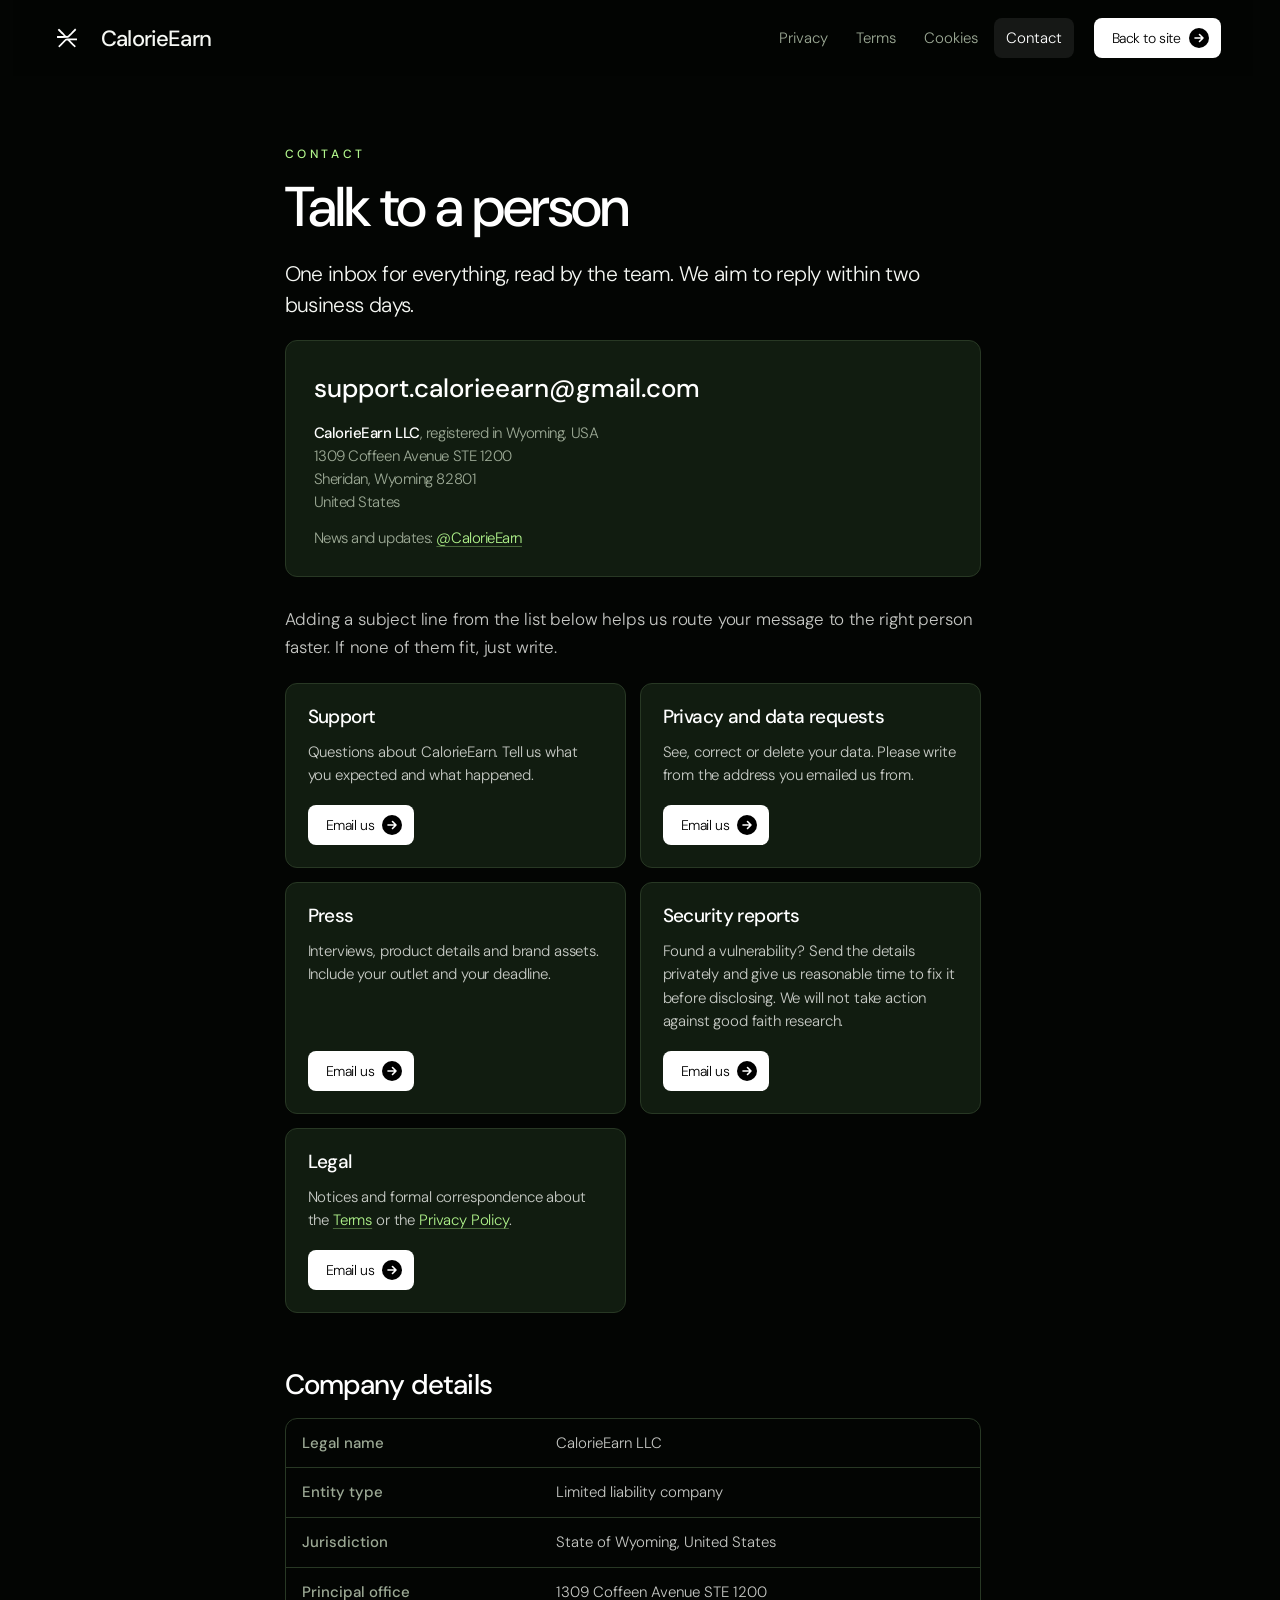
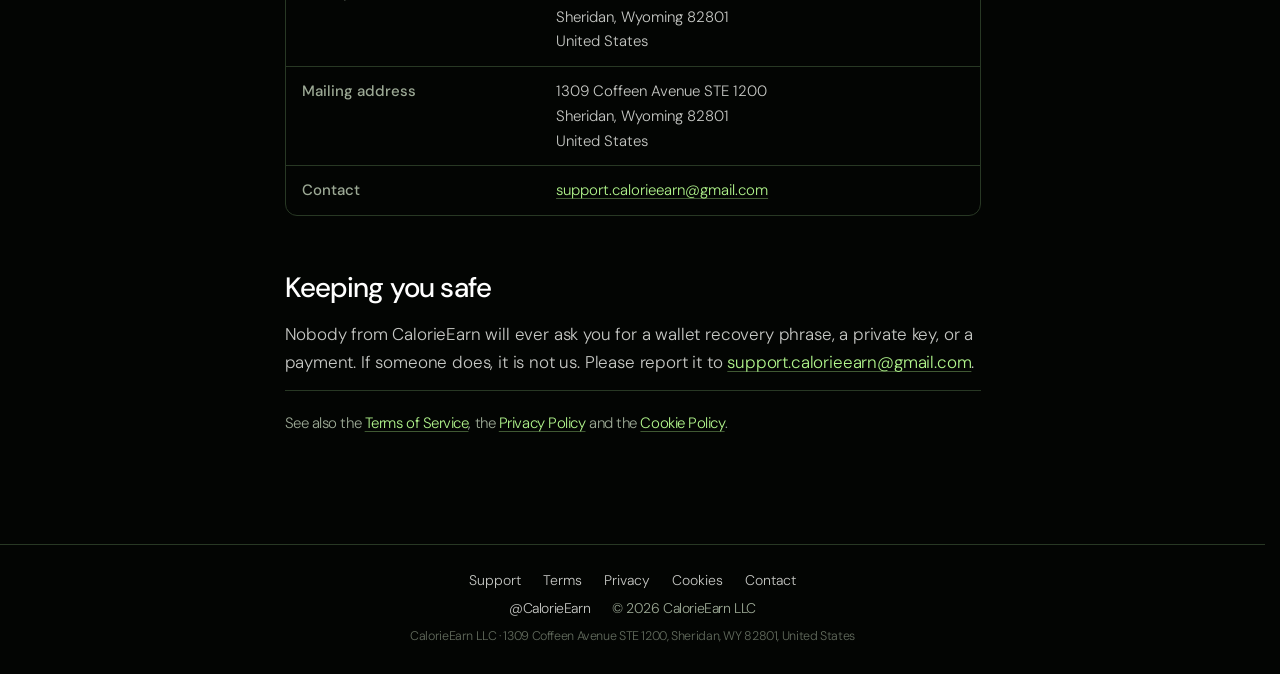
<file: contact.html>
<!doctype html>
<html lang="en">
<head>
<meta charset="utf-8">
<meta name="viewport" content="width=device-width,initial-scale=1">
<title>Contact · CalorieEarn</title>
<meta name="description" content="How to reach CalorieEarn LLC.">
<link rel="icon" href="/assets/favicon.svg" type="image/svg+xml">
<link rel="preconnect" href="https://fonts.googleapis.com">
<link rel="preconnect" href="https://fonts.gstatic.com" crossorigin>
<link href="https://fonts.googleapis.com/css2?family=DM+Sans:wght@300;400;500;600&family=Inter:wght@400;500;600;700&display=swap" rel="stylesheet">
<link rel="stylesheet" href="/css/style.css">
<link rel="stylesheet" href="/css/legal.css">
</head>
<body class="legal">
<svg width="0" height="0" style="position:absolute" aria-hidden="true">
  <symbol id="ce-mark" viewBox="0 0 1000 1000"><path d="M830.1 102.7C790.6 142.7, 738.6 195.2, 714.6 219.4C690.7 243.6, 648.1 286.8, 620.0 315.4C538.1 398.9, 543.6 393.9, 527.4 399.7C501.5 409.0, 478.5 406.4, 456.5 391.6C449.4 386.8, 425.3 362.8, 371.7 306.9C356.3 290.8, 316.3 250.3, 259.8 193.3C220.5 153.7, 180.3 112.7, 119.1 49.8C104.2 34.5, 100.8 32.0, 97.2 33.4C95.9 33.9, 82.2 47.2, 66.6 63.1C43.2 86.9, 38.2 92.5, 38.2 95.0C38.2 98.8, 53.3 114.8, 109.4 170.4C129.7 190.5, 153.7 214.4, 162.7 223.6C171.8 232.8, 213.9 275.3, 256.4 317.9C300.5 362.2, 333.9 396.6, 334.3 398.1C335.3 401.9, 332.6 404.1, 325.8 405.2C322.6 405.7, 252.2 405.7, 169.3 405.2C86.4 404.7, 15.9 404.6, 12.6 405.1C0.6 406.6, 0.0 409.2, 0.2 456.7L0.3 489.7 3.1 492.5L5.9 495.3 263.7 494.4L521.5 493.6 528.4 491.0C532.2 489.5, 538.6 488.0, 542.6 487.6C546.5 487.2, 551.8 486.0, 554.2 484.9C599.9 464.5, 580.5 481.7, 761.1 301.3C829.7 232.7, 904.1 158.4, 926.4 136.2C961.2 101.6, 967.0 95.4, 967.0 92.6C967.0 89.1, 967.0 89.1, 926.5 47.8C911.3 32.3, 908.7 30.0, 905.6 30.0C902.4 30.0, 894.8 37.4, 830.1 102.7M489.7 530.9C486.9 531.4, 482.8 532.6, 480.6 533.6C478.3 534.5, 472.8 535.8, 468.2 536.3C463.6 536.9, 457.8 538.4, 455.4 539.6C452.9 540.8, 449.2 542.2, 447.0 542.7C444.8 543.2, 438.3 546.0, 432.4 548.9C410.3 560.1, 405.6 564.1, 350.3 618.5C321.7 646.6, 285.7 682.0, 270.3 697.1C243.6 723.4, 211.6 755.1, 109.0 856.9C63.0 902.6, 62.9 902.7, 62.9 907.3C62.9 912.0, 63.3 912.4, 89.0 938.2C115.8 965.1, 120.2 968.6, 124.9 966.8C126.3 966.2, 141.1 951.9, 157.8 935.0C174.5 918.2, 223.8 868.6, 267.3 825.0C310.9 781.4, 371.7 720.4, 402.6 689.4C433.5 658.4, 460.8 631.8, 463.3 630.4C484.6 618.0, 504.1 615.7, 524.8 623.3C530.8 625.5, 537.9 628.6, 540.5 630.1C546.1 633.4, 588.5 675.4, 660.9 749.4C689.3 778.4, 723.0 812.5, 735.8 825.1C758.6 847.7, 803.4 893.4, 826.6 917.8C873.8 967.1, 876.8 970.0, 881.5 970.0C884.5 970.0, 916.3 939.7, 931.8 921.9C943.9 908.1, 943.9 907.9, 918.5 883.9C902.1 868.4, 838.2 805.3, 830.1 796.5C822.1 787.9, 778.1 743.1, 746.8 711.8C688.8 653.6, 664.9 628.9, 663.7 625.8C661.8 620.6, 663.1 617.6, 668.0 616.3C670.8 615.5, 724.8 615.1, 831.8 615.1C933.6 615.1, 992.6 614.7, 994.4 614.0C999.7 612.0, 1000.0 609.4, 999.7 570.8C999.4 536.6, 999.3 534.7, 997.2 532.6C995.0 530.3, 993.4 530.3, 744.9 530.2C607.3 530.1, 492.5 530.4, 489.7 530.9"/></symbol>
  <symbol id="arrow" viewBox="0 0 20 20"><path d="M6 10h8m-3.5-3.5L14 10l-3.5 3.5" fill="none" stroke="currentColor" stroke-width="1.6" stroke-linecap="round" stroke-linejoin="round"/></symbol>
</svg>
<a class="skip" href="#doc">Skip to content</a>
<header class="legal-top">
  <a class="brand" href="/" aria-label="CalorieEarn home"><span class="brand-ring" aria-hidden="true"><svg class="brand-mark" viewBox="0 0 1000 1000"><use href="#ce-mark"/></svg></span><span class="brand-name">CalorieEarn</span></a>
  <nav class="legal-nav" aria-label="Legal"><a href="/privacy">Privacy</a><a href="/terms">Terms</a><a href="/cookies">Cookies</a><a href="/contact" aria-current="page">Contact</a></nav>
  <a class="btn btn-light" href="/"><span class="btn-label">Back to site</span><span class="btn-ico"><svg><use href="#arrow"/></svg><svg><use href="#arrow"/></svg></span></a>
</header>

<main class="doc" id="doc">

  <p class="eyebrow">Contact</p>
  <h1>Talk to a person</h1>

  <p class="standfirst">
    One inbox for everything, read by the team. We aim to reply within two
    business days.
  </p>

  <div class="inbox">
    <a class="address" href="mailto:support.calorieearn@gmail.com">support.calorieearn@gmail.com</a>
    <p class="entity">
      <strong>CalorieEarn LLC</strong>, registered in Wyoming, USA<br>
      1309 Coffeen Avenue STE 1200<br>
      Sheridan, Wyoming 82801<br>
      United States
    </p>
    <p class="entity">
      News and updates: <a href="https://x.com/CalorieEarn" rel="me noopener" target="_blank">@CalorieEarn</a>
    </p>
  </div>

  <p>
    Adding a subject line from the list below helps us route your message to the
    right person faster. If none of them fit, just write.
  </p>

  <div class="routes">
    <div class="route">
      <h3>Support</h3>
      <p>
        Questions about CalorieEarn. Tell us what you expected and what happened.
      </p>
      <a class="btn btn-light" href="mailto:support.calorieearn@gmail.com?subject=Support"><span class="btn-label">Email us</span><span class="btn-ico"><svg><use href="#arrow"/></svg><svg><use href="#arrow"/></svg></span></a>
    </div>
    <div class="route">
      <h3>Privacy and data requests</h3>
      <p>
        See, correct or delete your data. Please write from the address you emailed us from.
      </p>
      <a class="btn btn-light" href="mailto:support.calorieearn@gmail.com?subject=Privacy%20request"><span class="btn-label">Email us</span><span class="btn-ico"><svg><use href="#arrow"/></svg><svg><use href="#arrow"/></svg></span></a>
    </div>
    <div class="route">
      <h3>Press</h3>
      <p>
        Interviews, product details and brand assets. Include your outlet and your deadline.
      </p>
      <a class="btn btn-light" href="mailto:support.calorieearn@gmail.com?subject=Press"><span class="btn-label">Email us</span><span class="btn-ico"><svg><use href="#arrow"/></svg><svg><use href="#arrow"/></svg></span></a>
    </div>
    <div class="route">
      <h3>Security reports</h3>
      <p>
        Found a vulnerability? Send the details privately and give us reasonable time to fix it before disclosing. We will not take action against good faith research.
      </p>
      <a class="btn btn-light" href="mailto:support.calorieearn@gmail.com?subject=Security%20report"><span class="btn-label">Email us</span><span class="btn-ico"><svg><use href="#arrow"/></svg><svg><use href="#arrow"/></svg></span></a>
    </div>
    <div class="route">
      <h3>Legal</h3>
      <p>
        Notices and formal correspondence about the <a href="/terms">Terms</a> or the <a href="/privacy">Privacy Policy</a>.
      </p>
      <a class="btn btn-light" href="mailto:support.calorieearn@gmail.com?subject=Legal"><span class="btn-label">Email us</span><span class="btn-ico"><svg><use href="#arrow"/></svg><svg><use href="#arrow"/></svg></span></a>
    </div>
  </div>

  <h2 id="company">Company details</h2>
  <div class="table-wrap">
    <table>
      <tbody>
        <tr><th>Legal name</th><td>CalorieEarn LLC</td></tr>
        <tr><th>Entity type</th><td>Limited liability company</td></tr>
        <tr><th>Jurisdiction</th><td>State of Wyoming, United States</td></tr>
        <tr><th>Principal office</th><td>1309 Coffeen Avenue STE 1200<br>Sheridan, Wyoming 82801<br>United States</td></tr>
        <tr><th>Mailing address</th><td>1309 Coffeen Avenue STE 1200<br>Sheridan, Wyoming 82801<br>United States</td></tr>
        <tr><th>Contact</th><td><a href="mailto:support.calorieearn@gmail.com">support.calorieearn@gmail.com</a></td></tr>
      </tbody>
    </table>
  </div>

  <h2 id="notfound">Keeping you safe</h2>
  <p>
    Nobody from CalorieEarn will ever ask you for a wallet recovery phrase, a private
    key, or a payment.
    If someone does, it is not us. Please report it to
    <a href="mailto:support.calorieearn@gmail.com?subject=Impersonation">support.calorieearn@gmail.com</a>.
  </p>

  <p class="doc-foot">
    See also the <a href="/terms">Terms of Service</a>, the
    <a href="/privacy">Privacy Policy</a> and the
    <a href="/cookies">Cookie Policy</a>.
  </p>

</main>

<footer class="foot legal-foot">
  <div class="wrap foot-bottom">
    <nav class="legal-links" aria-label="Legal">
      <a href="mailto:support.calorieearn@gmail.com">Support</a>
      <a href="/terms">Terms</a>
      <a href="/privacy">Privacy</a>
      <a href="/cookies">Cookies</a>
      <a href="/contact">Contact</a>
    </nav>
    <p><a href="https://x.com/CalorieEarn" target="_blank" rel="noopener">@CalorieEarn</a><span>© 2026 CalorieEarn LLC</span></p>
    <p class="legal-addr">CalorieEarn LLC · 1309 Coffeen Avenue STE 1200, Sheridan, WY 82801, United States</p>
  </div>
</footer>
</body>
</html>
</file>
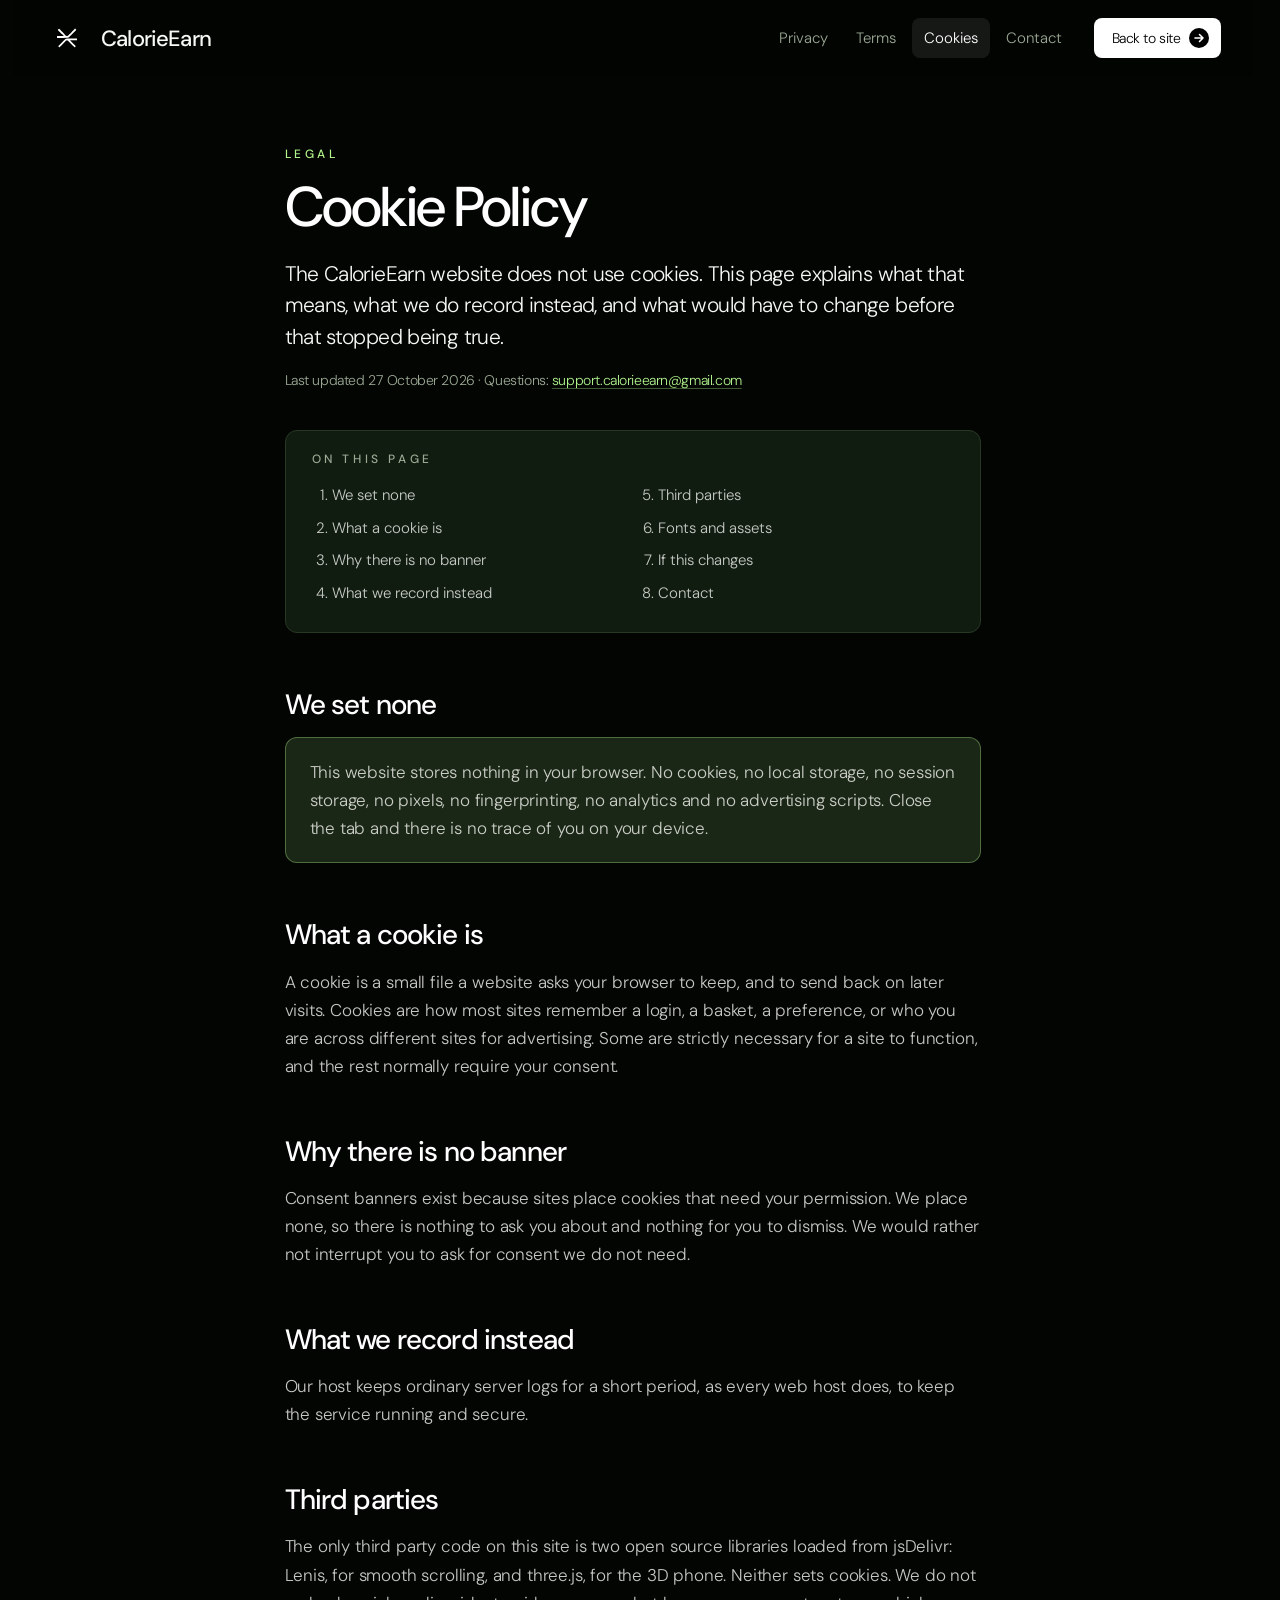
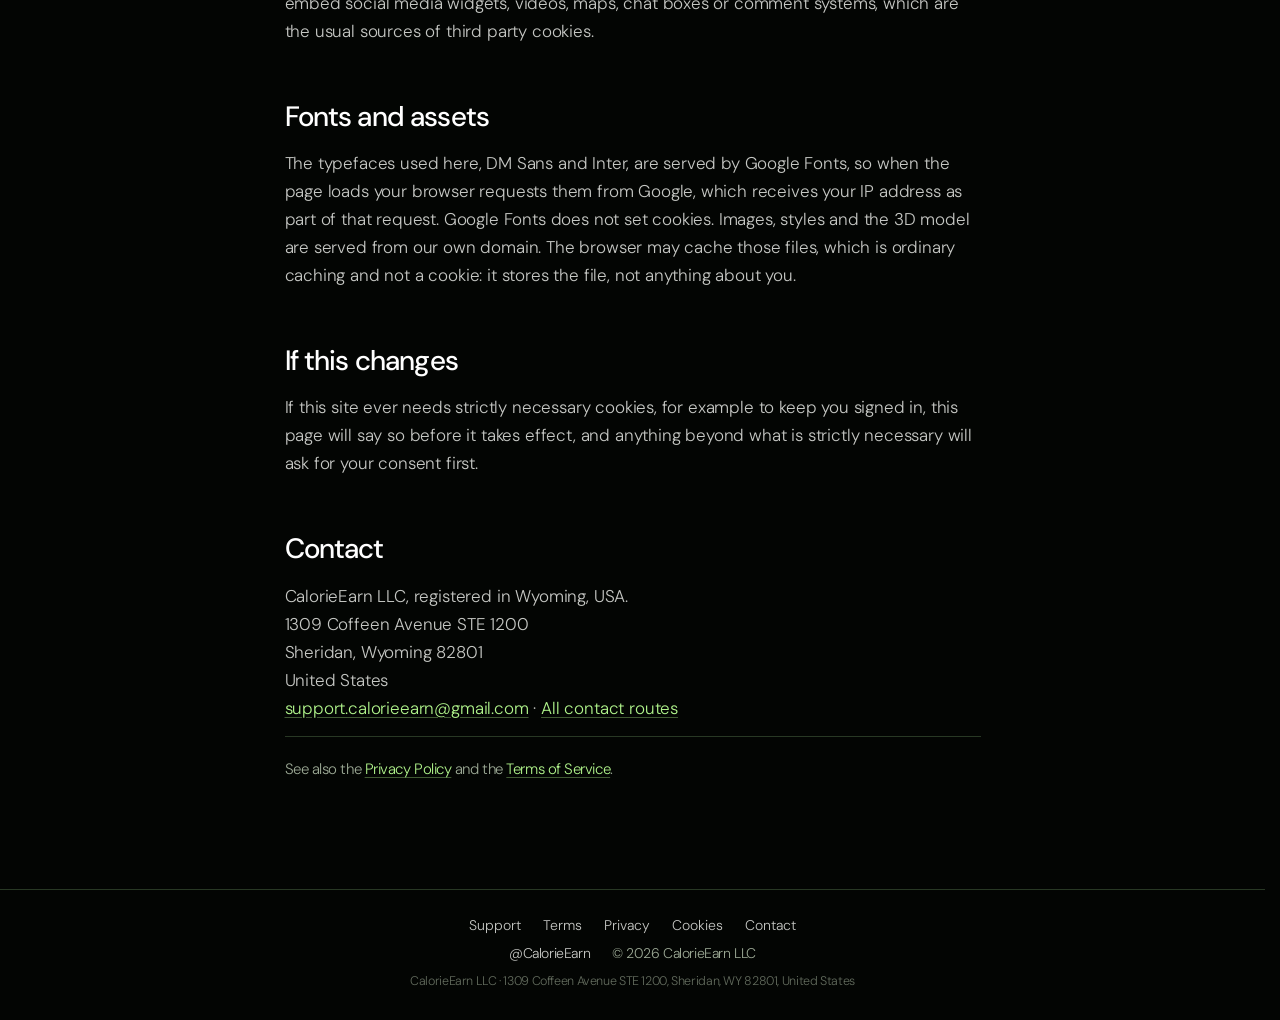
<file: cookies.html>
<!doctype html>
<html lang="en">
<head>
<meta charset="utf-8">
<meta name="viewport" content="width=device-width,initial-scale=1">
<title>Cookie Policy · CalorieEarn</title>
<meta name="description" content="The CalorieEarn website does not use cookies.">
<link rel="icon" href="/assets/favicon.svg" type="image/svg+xml">
<link rel="preconnect" href="https://fonts.googleapis.com">
<link rel="preconnect" href="https://fonts.gstatic.com" crossorigin>
<link href="https://fonts.googleapis.com/css2?family=DM+Sans:wght@300;400;500;600&family=Inter:wght@400;500;600;700&display=swap" rel="stylesheet">
<link rel="stylesheet" href="/css/style.css">
<link rel="stylesheet" href="/css/legal.css">
</head>
<body class="legal">
<svg width="0" height="0" style="position:absolute" aria-hidden="true">
  <symbol id="ce-mark" viewBox="0 0 1000 1000"><path d="M830.1 102.7C790.6 142.7, 738.6 195.2, 714.6 219.4C690.7 243.6, 648.1 286.8, 620.0 315.4C538.1 398.9, 543.6 393.9, 527.4 399.7C501.5 409.0, 478.5 406.4, 456.5 391.6C449.4 386.8, 425.3 362.8, 371.7 306.9C356.3 290.8, 316.3 250.3, 259.8 193.3C220.5 153.7, 180.3 112.7, 119.1 49.8C104.2 34.5, 100.8 32.0, 97.2 33.4C95.9 33.9, 82.2 47.2, 66.6 63.1C43.2 86.9, 38.2 92.5, 38.2 95.0C38.2 98.8, 53.3 114.8, 109.4 170.4C129.7 190.5, 153.7 214.4, 162.7 223.6C171.8 232.8, 213.9 275.3, 256.4 317.9C300.5 362.2, 333.9 396.6, 334.3 398.1C335.3 401.9, 332.6 404.1, 325.8 405.2C322.6 405.7, 252.2 405.7, 169.3 405.2C86.4 404.7, 15.9 404.6, 12.6 405.1C0.6 406.6, 0.0 409.2, 0.2 456.7L0.3 489.7 3.1 492.5L5.9 495.3 263.7 494.4L521.5 493.6 528.4 491.0C532.2 489.5, 538.6 488.0, 542.6 487.6C546.5 487.2, 551.8 486.0, 554.2 484.9C599.9 464.5, 580.5 481.7, 761.1 301.3C829.7 232.7, 904.1 158.4, 926.4 136.2C961.2 101.6, 967.0 95.4, 967.0 92.6C967.0 89.1, 967.0 89.1, 926.5 47.8C911.3 32.3, 908.7 30.0, 905.6 30.0C902.4 30.0, 894.8 37.4, 830.1 102.7M489.7 530.9C486.9 531.4, 482.8 532.6, 480.6 533.6C478.3 534.5, 472.8 535.8, 468.2 536.3C463.6 536.9, 457.8 538.4, 455.4 539.6C452.9 540.8, 449.2 542.2, 447.0 542.7C444.8 543.2, 438.3 546.0, 432.4 548.9C410.3 560.1, 405.6 564.1, 350.3 618.5C321.7 646.6, 285.7 682.0, 270.3 697.1C243.6 723.4, 211.6 755.1, 109.0 856.9C63.0 902.6, 62.9 902.7, 62.9 907.3C62.9 912.0, 63.3 912.4, 89.0 938.2C115.8 965.1, 120.2 968.6, 124.9 966.8C126.3 966.2, 141.1 951.9, 157.8 935.0C174.5 918.2, 223.8 868.6, 267.3 825.0C310.9 781.4, 371.7 720.4, 402.6 689.4C433.5 658.4, 460.8 631.8, 463.3 630.4C484.6 618.0, 504.1 615.7, 524.8 623.3C530.8 625.5, 537.9 628.6, 540.5 630.1C546.1 633.4, 588.5 675.4, 660.9 749.4C689.3 778.4, 723.0 812.5, 735.8 825.1C758.6 847.7, 803.4 893.4, 826.6 917.8C873.8 967.1, 876.8 970.0, 881.5 970.0C884.5 970.0, 916.3 939.7, 931.8 921.9C943.9 908.1, 943.9 907.9, 918.5 883.9C902.1 868.4, 838.2 805.3, 830.1 796.5C822.1 787.9, 778.1 743.1, 746.8 711.8C688.8 653.6, 664.9 628.9, 663.7 625.8C661.8 620.6, 663.1 617.6, 668.0 616.3C670.8 615.5, 724.8 615.1, 831.8 615.1C933.6 615.1, 992.6 614.7, 994.4 614.0C999.7 612.0, 1000.0 609.4, 999.7 570.8C999.4 536.6, 999.3 534.7, 997.2 532.6C995.0 530.3, 993.4 530.3, 744.9 530.2C607.3 530.1, 492.5 530.4, 489.7 530.9"/></symbol>
  <symbol id="arrow" viewBox="0 0 20 20"><path d="M6 10h8m-3.5-3.5L14 10l-3.5 3.5" fill="none" stroke="currentColor" stroke-width="1.6" stroke-linecap="round" stroke-linejoin="round"/></symbol>
</svg>
<a class="skip" href="#doc">Skip to content</a>
<header class="legal-top">
  <a class="brand" href="/" aria-label="CalorieEarn home"><span class="brand-ring" aria-hidden="true"><svg class="brand-mark" viewBox="0 0 1000 1000"><use href="#ce-mark"/></svg></span><span class="brand-name">CalorieEarn</span></a>
  <nav class="legal-nav" aria-label="Legal"><a href="/privacy">Privacy</a><a href="/terms">Terms</a><a href="/cookies" aria-current="page">Cookies</a><a href="/contact">Contact</a></nav>
  <a class="btn btn-light" href="/"><span class="btn-label">Back to site</span><span class="btn-ico"><svg><use href="#arrow"/></svg><svg><use href="#arrow"/></svg></span></a>
</header>

<main class="doc" id="doc">

  <p class="eyebrow">Legal</p>
  <h1>Cookie Policy</h1>

  <p class="standfirst">
    The CalorieEarn website does not use cookies. This page explains what that means,
    what we do record instead, and what would have to change before that stopped
    being true.
  </p>

  <p class="meta">
    Last updated 27 October 2026 · Questions: <a href="mailto:support.calorieearn@gmail.com">support.calorieearn@gmail.com</a>
  </p>

  <nav class="toc" aria-label="On this page">
    <h2>On this page</h2>
    <ol>
      <li><a href="#none">We set none</a></li>
      <li><a href="#whatis">What a cookie is</a></li>
      <li><a href="#banner">Why there is no banner</a></li>
      <li><a href="#instead">What we record instead</a></li>
      <li><a href="#third">Third parties</a></li>
      <li><a href="#fonts">Fonts and assets</a></li>
      <li><a href="#future">If this changes</a></li>
      <li><a href="#contact">Contact</a></li>
    </ol>
  </nav>

  <h2 id="none">We set none</h2>
  <div class="callout">
    <p>
      This website stores nothing in your browser. No cookies, no local storage,
      no session storage, no pixels, no fingerprinting, no analytics and no
      advertising scripts. Close the tab and there is no trace of you on your
      device.
    </p>
  </div>

  <h2 id="whatis">What a cookie is</h2>
  <p>
    A cookie is a small file a website asks your browser to keep, and to send
    back on later visits. Cookies are how most sites remember a login, a basket,
    a preference, or who you are across different sites for advertising. Some
    are strictly necessary for a site to function, and the rest normally require
    your consent.
  </p>

  <h2 id="banner">Why there is no banner</h2>
  <p>
    Consent banners exist because sites place cookies that need your permission.
    We place none, so there is nothing to ask you about and nothing for you to
    dismiss. We would rather not interrupt you to ask for consent we do not
    need.
  </p>

  <h2 id="instead">What we record instead</h2>
  <p>
    Our host keeps ordinary server logs for a short period, as every web
    host does, to keep the service running and secure.
  </p>

  <h2 id="third">Third parties</h2>
  <p>
    The only third party code on this site is two open source libraries loaded
    from jsDelivr: Lenis, for smooth scrolling, and three.js, for the 3D phone.
    Neither sets cookies. We do not embed social media widgets, videos, maps,
    chat boxes or comment systems, which are the usual sources of third party
    cookies.
  </p>

  <h2 id="fonts">Fonts and assets</h2>
  <p>
    The typefaces used here, DM Sans and Inter, are served by Google Fonts, so
    when the page loads your browser requests them from Google, which receives
    your IP address as part of that request. Google Fonts does not set cookies.
    Images, styles and the 3D model are served from our own domain. The browser may
    cache those files, which is ordinary caching and not a cookie: it stores the file,
    not anything about you.
  </p>

  <h2 id="future">If this changes</h2>
  <p>
    If this site ever needs strictly necessary cookies, for example to keep you
    signed in, this page will say so before it takes effect, and anything beyond
    what is strictly necessary will ask for your consent first.
  </p>

  <h2 id="contact">Contact</h2>
  <p>
    CalorieEarn LLC, registered in Wyoming, USA.<br>
    1309 Coffeen Avenue STE 1200<br>
    Sheridan, Wyoming 82801<br>
    United States<br>
    <a href="mailto:support.calorieearn@gmail.com">support.calorieearn@gmail.com</a> &middot;
    <a href="/contact">All contact routes</a>
  </p>

  <p class="doc-foot">
    See also the <a href="/privacy">Privacy Policy</a> and the
    <a href="/terms">Terms of Service</a>.
  </p>

</main>

<footer class="foot legal-foot">
  <div class="wrap foot-bottom">
    <nav class="legal-links" aria-label="Legal">
      <a href="mailto:support.calorieearn@gmail.com">Support</a>
      <a href="/terms">Terms</a>
      <a href="/privacy">Privacy</a>
      <a href="/cookies">Cookies</a>
      <a href="/contact">Contact</a>
    </nav>
    <p><a href="https://x.com/CalorieEarn" target="_blank" rel="noopener">@CalorieEarn</a><span>© 2026 CalorieEarn LLC</span></p>
    <p class="legal-addr">CalorieEarn LLC · 1309 Coffeen Avenue STE 1200, Sheridan, WY 82801, United States</p>
  </div>
</footer>
</body>
</html>
</file>
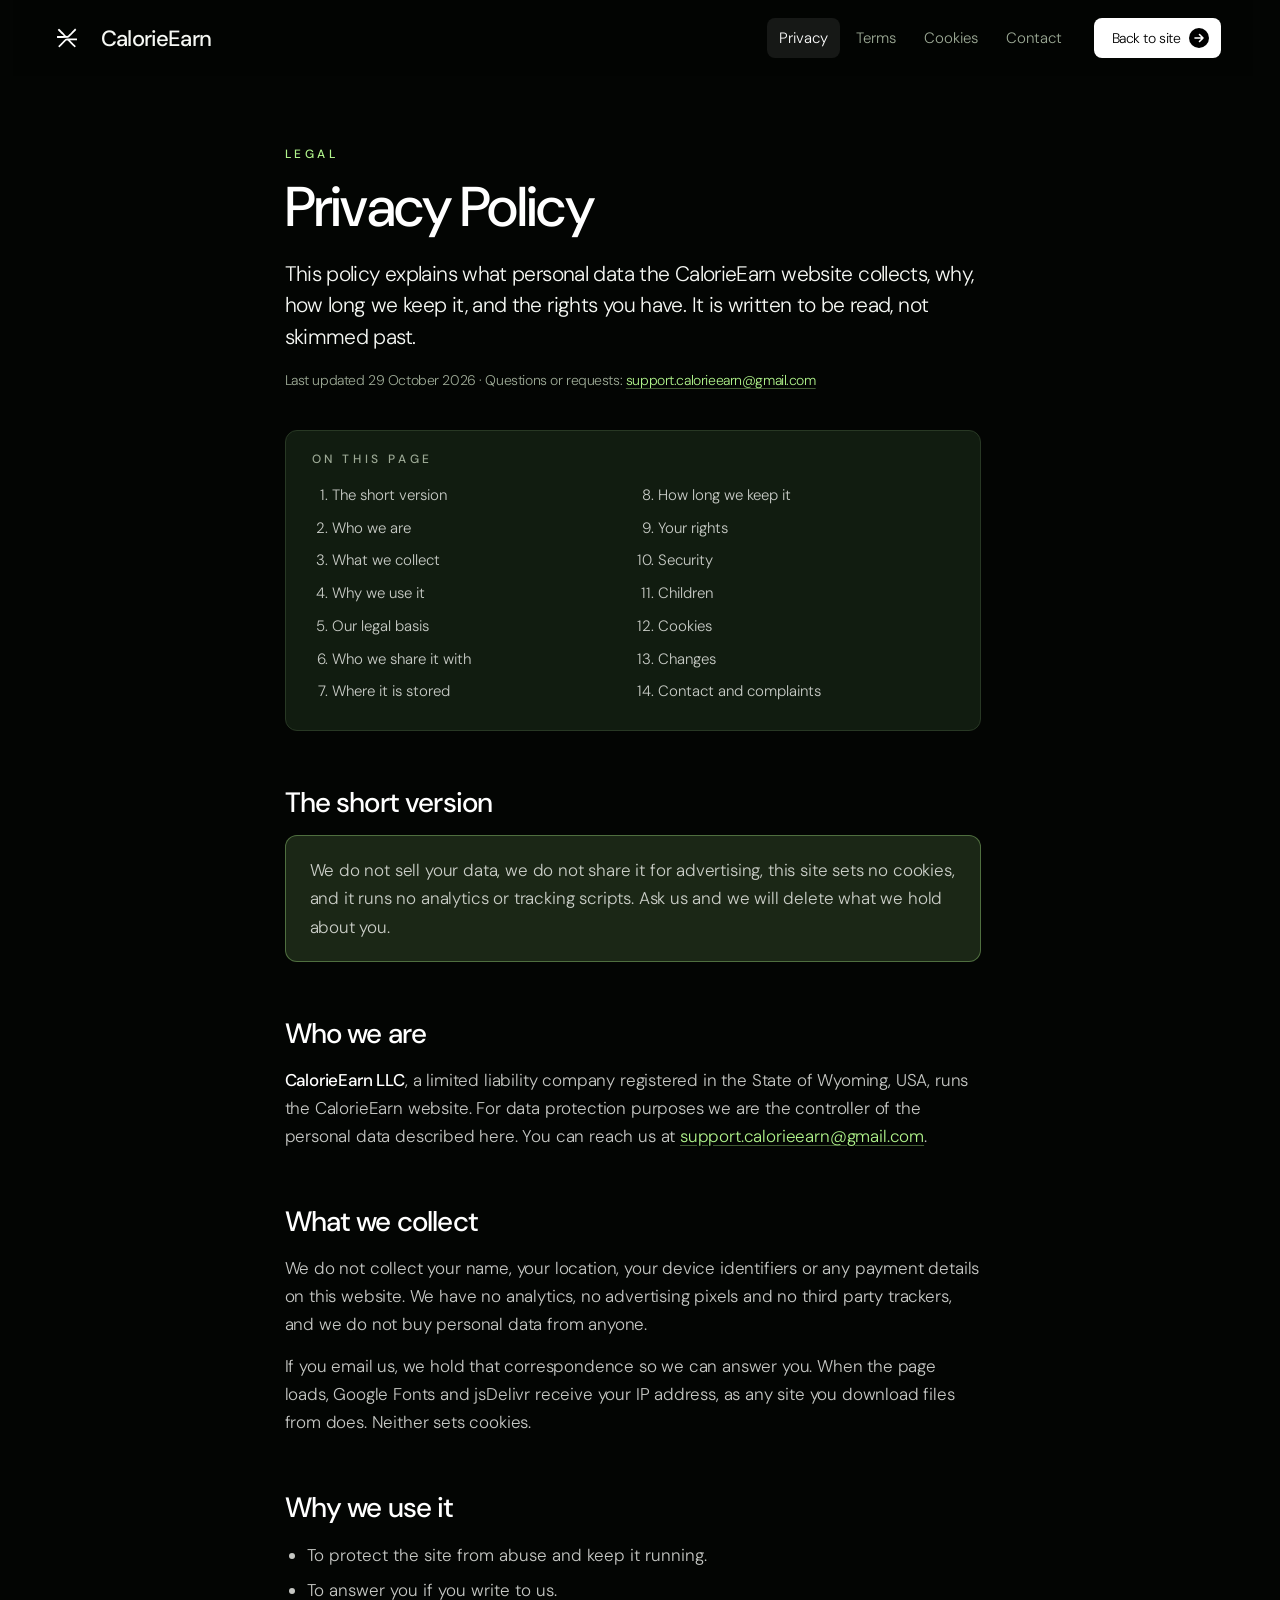
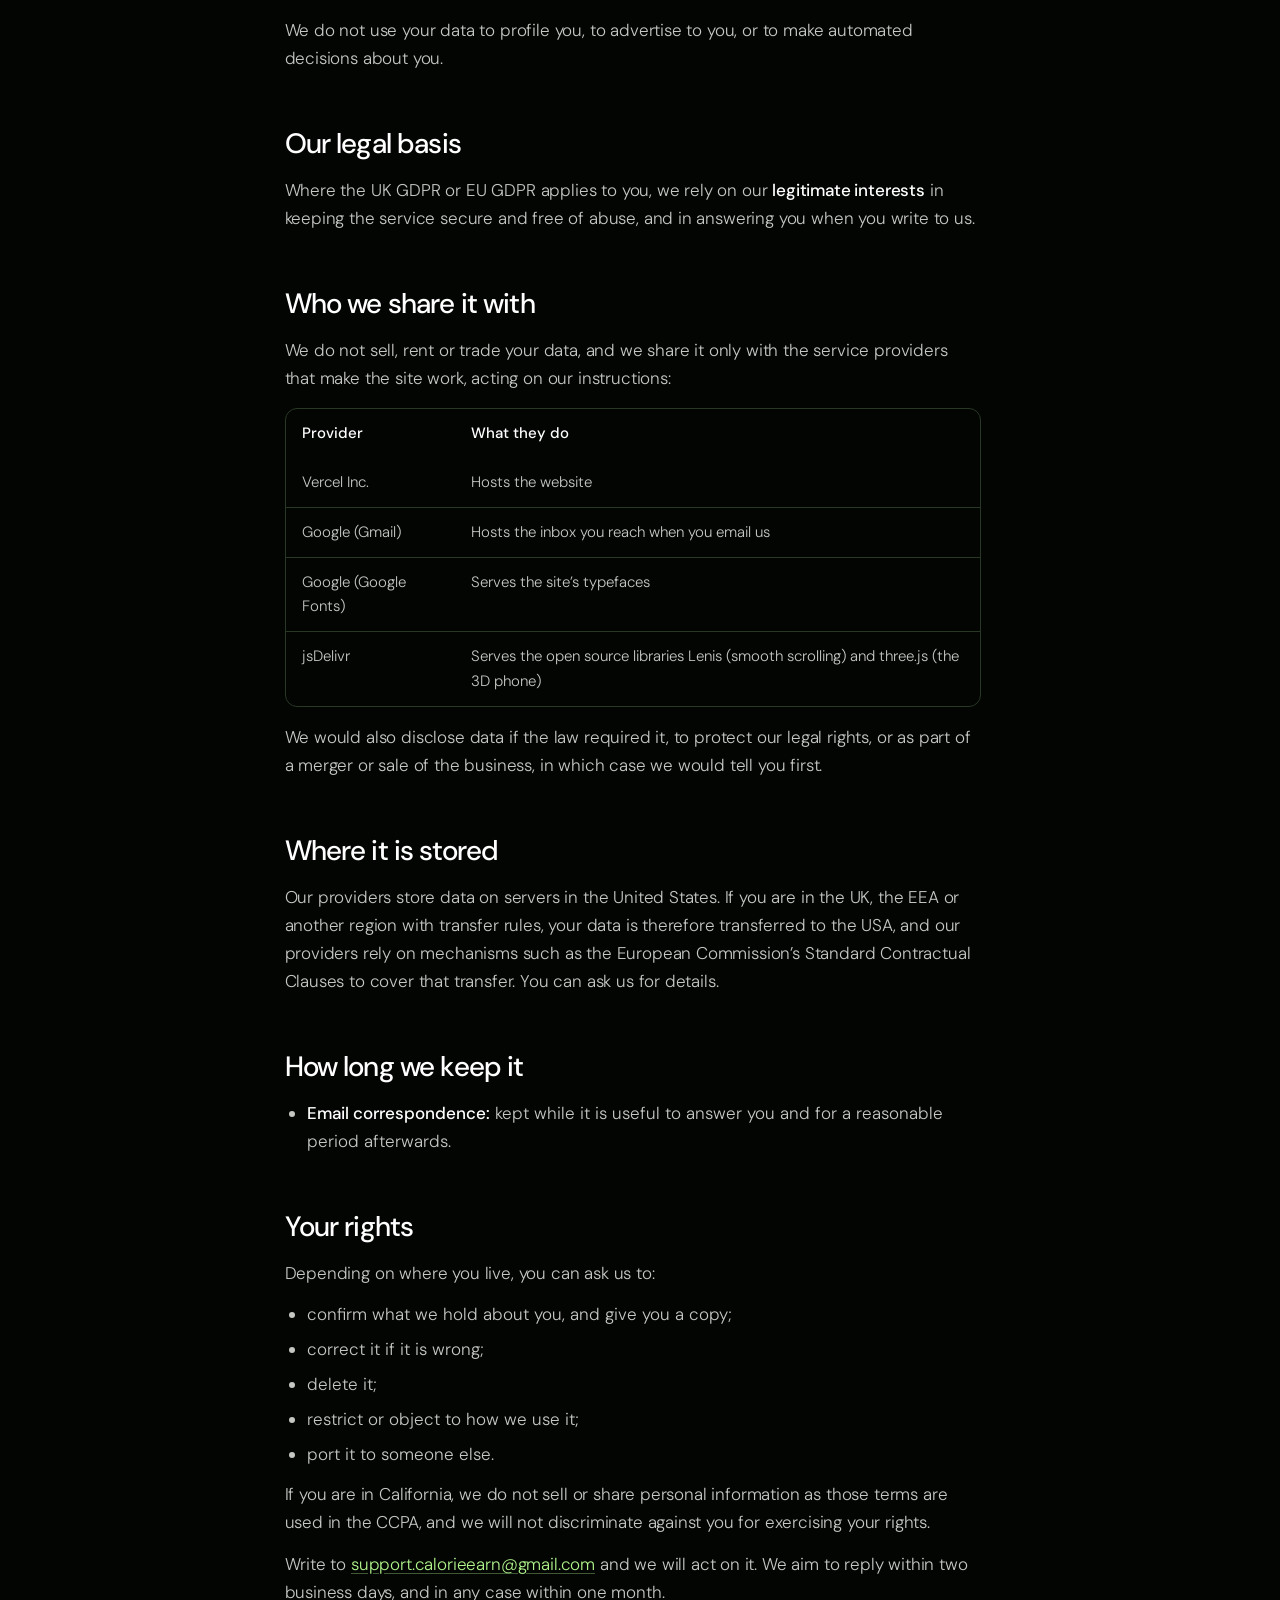
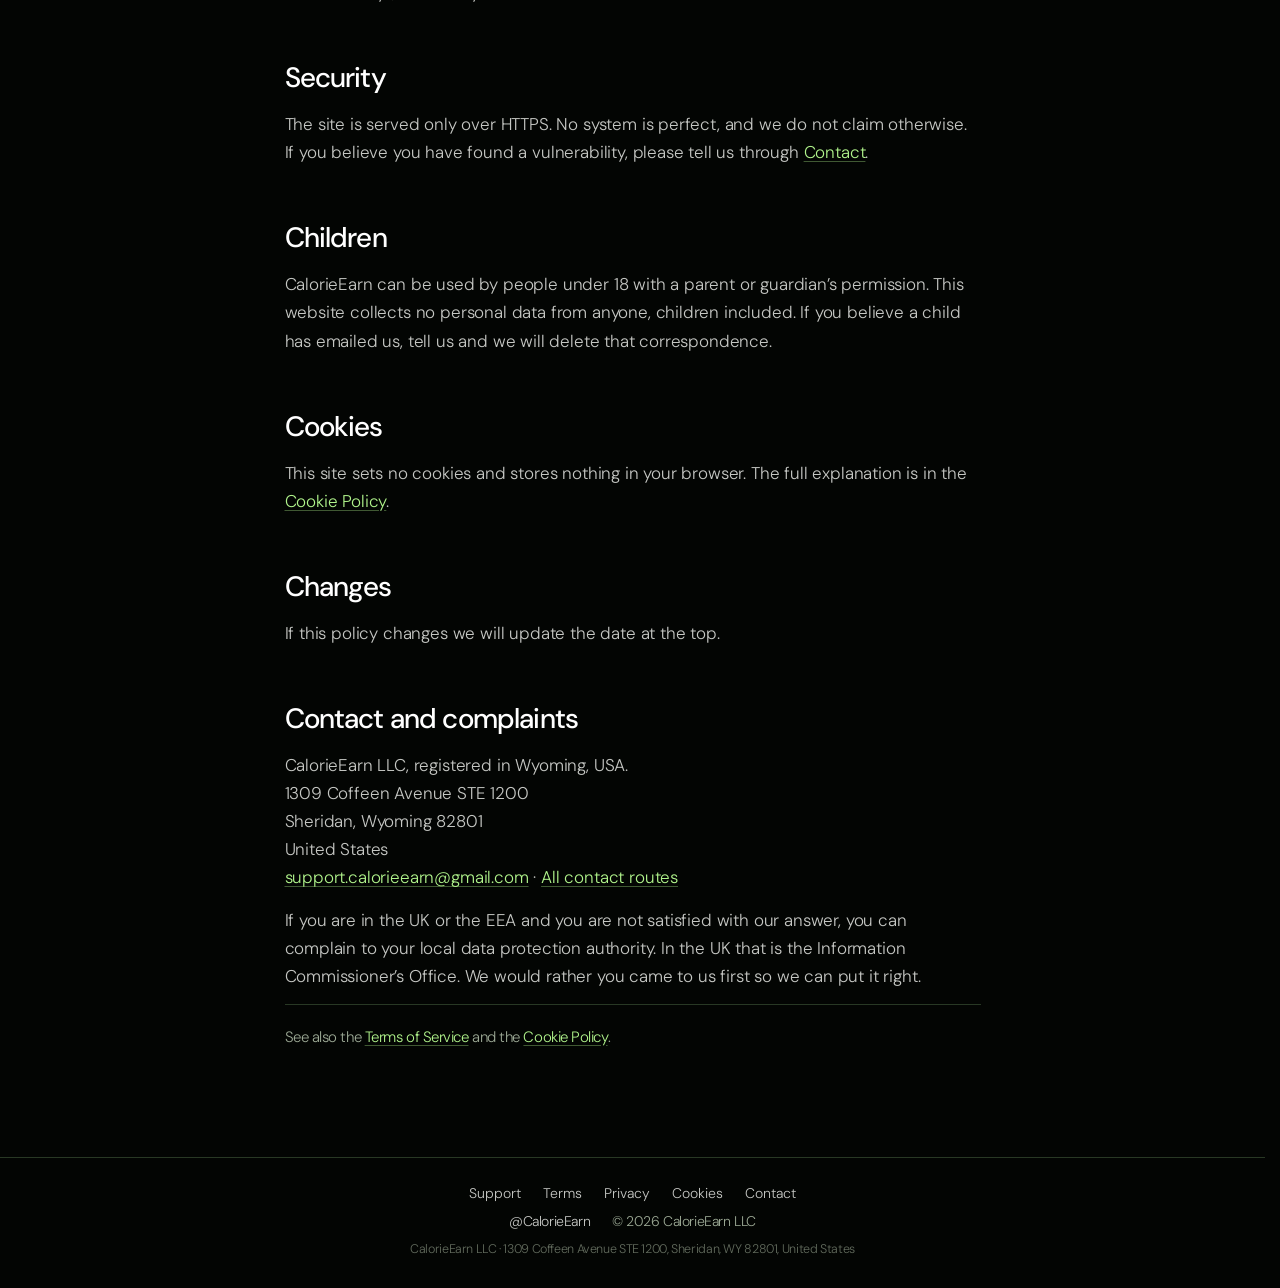
<file: privacy.html>
<!doctype html>
<html lang="en">
<head>
<meta charset="utf-8">
<meta name="viewport" content="width=device-width,initial-scale=1">
<title>Privacy Policy · CalorieEarn</title>
<meta name="description" content="What personal data the CalorieEarn website collects, why, how long we keep it, and your rights.">
<link rel="icon" href="/assets/favicon.svg" type="image/svg+xml">
<link rel="preconnect" href="https://fonts.googleapis.com">
<link rel="preconnect" href="https://fonts.gstatic.com" crossorigin>
<link href="https://fonts.googleapis.com/css2?family=DM+Sans:wght@300;400;500;600&family=Inter:wght@400;500;600;700&display=swap" rel="stylesheet">
<link rel="stylesheet" href="/css/style.css">
<link rel="stylesheet" href="/css/legal.css">
</head>
<body class="legal">
<svg width="0" height="0" style="position:absolute" aria-hidden="true">
  <symbol id="ce-mark" viewBox="0 0 1000 1000"><path d="M830.1 102.7C790.6 142.7, 738.6 195.2, 714.6 219.4C690.7 243.6, 648.1 286.8, 620.0 315.4C538.1 398.9, 543.6 393.9, 527.4 399.7C501.5 409.0, 478.5 406.4, 456.5 391.6C449.4 386.8, 425.3 362.8, 371.7 306.9C356.3 290.8, 316.3 250.3, 259.8 193.3C220.5 153.7, 180.3 112.7, 119.1 49.8C104.2 34.5, 100.8 32.0, 97.2 33.4C95.9 33.9, 82.2 47.2, 66.6 63.1C43.2 86.9, 38.2 92.5, 38.2 95.0C38.2 98.8, 53.3 114.8, 109.4 170.4C129.7 190.5, 153.7 214.4, 162.7 223.6C171.8 232.8, 213.9 275.3, 256.4 317.9C300.5 362.2, 333.9 396.6, 334.3 398.1C335.3 401.9, 332.6 404.1, 325.8 405.2C322.6 405.7, 252.2 405.7, 169.3 405.2C86.4 404.7, 15.9 404.6, 12.6 405.1C0.6 406.6, 0.0 409.2, 0.2 456.7L0.3 489.7 3.1 492.5L5.9 495.3 263.7 494.4L521.5 493.6 528.4 491.0C532.2 489.5, 538.6 488.0, 542.6 487.6C546.5 487.2, 551.8 486.0, 554.2 484.9C599.9 464.5, 580.5 481.7, 761.1 301.3C829.7 232.7, 904.1 158.4, 926.4 136.2C961.2 101.6, 967.0 95.4, 967.0 92.6C967.0 89.1, 967.0 89.1, 926.5 47.8C911.3 32.3, 908.7 30.0, 905.6 30.0C902.4 30.0, 894.8 37.4, 830.1 102.7M489.7 530.9C486.9 531.4, 482.8 532.6, 480.6 533.6C478.3 534.5, 472.8 535.8, 468.2 536.3C463.6 536.9, 457.8 538.4, 455.4 539.6C452.9 540.8, 449.2 542.2, 447.0 542.7C444.8 543.2, 438.3 546.0, 432.4 548.9C410.3 560.1, 405.6 564.1, 350.3 618.5C321.7 646.6, 285.7 682.0, 270.3 697.1C243.6 723.4, 211.6 755.1, 109.0 856.9C63.0 902.6, 62.9 902.7, 62.9 907.3C62.9 912.0, 63.3 912.4, 89.0 938.2C115.8 965.1, 120.2 968.6, 124.9 966.8C126.3 966.2, 141.1 951.9, 157.8 935.0C174.5 918.2, 223.8 868.6, 267.3 825.0C310.9 781.4, 371.7 720.4, 402.6 689.4C433.5 658.4, 460.8 631.8, 463.3 630.4C484.6 618.0, 504.1 615.7, 524.8 623.3C530.8 625.5, 537.9 628.6, 540.5 630.1C546.1 633.4, 588.5 675.4, 660.9 749.4C689.3 778.4, 723.0 812.5, 735.8 825.1C758.6 847.7, 803.4 893.4, 826.6 917.8C873.8 967.1, 876.8 970.0, 881.5 970.0C884.5 970.0, 916.3 939.7, 931.8 921.9C943.9 908.1, 943.9 907.9, 918.5 883.9C902.1 868.4, 838.2 805.3, 830.1 796.5C822.1 787.9, 778.1 743.1, 746.8 711.8C688.8 653.6, 664.9 628.9, 663.7 625.8C661.8 620.6, 663.1 617.6, 668.0 616.3C670.8 615.5, 724.8 615.1, 831.8 615.1C933.6 615.1, 992.6 614.7, 994.4 614.0C999.7 612.0, 1000.0 609.4, 999.7 570.8C999.4 536.6, 999.3 534.7, 997.2 532.6C995.0 530.3, 993.4 530.3, 744.9 530.2C607.3 530.1, 492.5 530.4, 489.7 530.9"/></symbol>
  <symbol id="arrow" viewBox="0 0 20 20"><path d="M6 10h8m-3.5-3.5L14 10l-3.5 3.5" fill="none" stroke="currentColor" stroke-width="1.6" stroke-linecap="round" stroke-linejoin="round"/></symbol>
</svg>
<a class="skip" href="#doc">Skip to content</a>
<header class="legal-top">
  <a class="brand" href="/" aria-label="CalorieEarn home"><span class="brand-ring" aria-hidden="true"><svg class="brand-mark" viewBox="0 0 1000 1000"><use href="#ce-mark"/></svg></span><span class="brand-name">CalorieEarn</span></a>
  <nav class="legal-nav" aria-label="Legal"><a href="/privacy" aria-current="page">Privacy</a><a href="/terms">Terms</a><a href="/cookies">Cookies</a><a href="/contact">Contact</a></nav>
  <a class="btn btn-light" href="/"><span class="btn-label">Back to site</span><span class="btn-ico"><svg><use href="#arrow"/></svg><svg><use href="#arrow"/></svg></span></a>
</header>

<main class="doc" id="doc">

  <p class="eyebrow">Legal</p>
  <h1>Privacy Policy</h1>

  <p class="standfirst">
    This policy explains what personal data the CalorieEarn website collects, why, how long we
    keep it, and the rights you have. It is written to be read, not skimmed
    past.
  </p>

  <p class="meta">
    Last updated 29 October 2026 · Questions or requests: <a href="mailto:support.calorieearn@gmail.com">support.calorieearn@gmail.com</a>
  </p>

  <nav class="toc" aria-label="On this page">
    <h2>On this page</h2>
    <ol>
      <li><a href="#summary">The short version</a></li>
      <li><a href="#who">Who we are</a></li>
      <li><a href="#collect">What we collect</a></li>
      <li><a href="#why">Why we use it</a></li>
      <li><a href="#basis">Our legal basis</a></li>
      <li><a href="#share">Who we share it with</a></li>
      <li><a href="#transfers">Where it is stored</a></li>
      <li><a href="#keep">How long we keep it</a></li>
      <li><a href="#rights">Your rights</a></li>
      <li><a href="#security">Security</a></li>
      <li><a href="#children">Children</a></li>
      <li><a href="#cookies">Cookies</a></li>
      <li><a href="#changes">Changes</a></li>
      <li><a href="#contact">Contact and complaints</a></li>
    </ol>
  </nav>

  <h2 id="summary">The short version</h2>
  <div class="callout">
    <p>
      We do not sell your data, we do not share it for advertising, this site
      sets no cookies, and it runs no analytics or tracking scripts. Ask us and
      we will delete what we hold about you.
    </p>
  </div>

  <h2 id="who">Who we are</h2>
  <p>
    <strong>CalorieEarn LLC</strong>, a limited liability company registered in the
    State of Wyoming, USA, runs the CalorieEarn website. For data protection purposes we are
    the controller of the personal data described here. You can reach us at
    <a href="mailto:support.calorieearn@gmail.com">support.calorieearn@gmail.com</a>.
  </p>

  <h2 id="collect">What we collect</h2>
  <p>
    We do not collect your name, your location, your device identifiers or any
    payment details on this website. We have no analytics, no advertising pixels
    and no third party trackers, and we do not buy personal data from anyone.
  </p>
  <p>
    If you email us, we hold that correspondence so we can answer you.
    When the page loads, Google Fonts and jsDelivr receive your IP address, as any site
    you download files from does. Neither sets cookies.
  </p>

  <h2 id="why">Why we use it</h2>
  <ul>
    <li>To protect the site from abuse and keep it running.</li>
    <li>To answer you if you write to us.</li>
  </ul>
  <p>
    We do not use your data to profile you, to advertise to you, or to make
    automated decisions about you.
  </p>

  <h2 id="basis">Our legal basis</h2>
  <p>
    Where the UK GDPR or EU GDPR applies to you, we rely on our
    <strong>legitimate interests</strong> in keeping the service secure and free
    of abuse, and in answering you when you write to us.
  </p>

  <h2 id="share">Who we share it with</h2>
  <p>
    We do not sell, rent or trade your data, and we share it only with the
    service providers that make the site work, acting on our instructions:
  </p>
  <div class="table-wrap">
    <table>
      <thead>
        <tr><th>Provider</th><th>What they do</th></tr>
      </thead>
      <tbody>
        <tr>
          <td>Vercel Inc.</td>
          <td>Hosts the website</td>
        </tr>
        <tr>
          <td>Google (Gmail)</td>
          <td>Hosts the inbox you reach when you email us</td>
        </tr>
        <tr>
          <td>Google (Google Fonts)</td>
          <td>Serves the site&rsquo;s typefaces</td>
        </tr>
        <tr>
          <td>jsDelivr</td>
          <td>Serves the open source libraries Lenis (smooth scrolling) and three.js (the 3D phone)</td>
        </tr>
      </tbody>
    </table>
  </div>
  <p>
    We would also disclose data if the law required it, to protect our legal
    rights, or as part of a merger or sale of the business, in which case we
    would tell you first.
  </p>

  <h2 id="transfers">Where it is stored</h2>
  <p>
    Our providers store data on servers in the United States. If you are in the
    UK, the EEA or another region with transfer rules, your data is therefore
    transferred to the USA, and our providers rely on mechanisms such as the
    European Commission&rsquo;s Standard Contractual Clauses to cover that
    transfer. You can ask us for details.
  </p>

  <h2 id="keep">How long we keep it</h2>
  <ul>
    <li><strong>Email correspondence:</strong> kept while it is useful to answer you and for a reasonable period afterwards.</li>
  </ul>

  <h2 id="rights">Your rights</h2>
  <p>Depending on where you live, you can ask us to:</p>
  <ul>
    <li>confirm what we hold about you, and give you a copy;</li>
    <li>correct it if it is wrong;</li>
    <li>delete it;</li>
    <li>restrict or object to how we use it;</li>
    <li>port it to someone else.</li>
  </ul>
  <p>
    If you are in California, we do not sell or share personal information as
    those terms are used in the CCPA, and we will not discriminate against you
    for exercising your rights.
  </p>
  <p>
    Write to <a href="mailto:support.calorieearn@gmail.com">support.calorieearn@gmail.com</a> and we will act on it. We aim to reply within
    two business days, and in any case within one month.
  </p>

  <h2 id="security">Security</h2>
  <p>
    The site is served only over HTTPS. No system is perfect, and we do not claim
    otherwise. If you believe you have found a vulnerability, please tell us
    through <a href="/contact">Contact</a>.
  </p>

  <h2 id="children">Children</h2>
  <p>
    CalorieEarn can be used by people under 18 with a parent or guardian&rsquo;s permission.
    This website collects no personal data from anyone, children included. If you
    believe a child has emailed us, tell us and we will delete that correspondence.
  </p>

  <h2 id="cookies">Cookies</h2>
  <p>
    This site sets no cookies and stores nothing in your browser. The full
    explanation is in the <a href="/cookies">Cookie Policy</a>.
  </p>

  <h2 id="changes">Changes</h2>
  <p>
    If this policy changes we will update the date at the top.
  </p>

  <h2 id="contact">Contact and complaints</h2>
  <p>
    CalorieEarn LLC, registered in Wyoming, USA.<br>
    1309 Coffeen Avenue STE 1200<br>
    Sheridan, Wyoming 82801<br>
    United States<br>
    <a href="mailto:support.calorieearn@gmail.com">support.calorieearn@gmail.com</a> &middot;
    <a href="/contact">All contact routes</a>
  </p>
  <p>
    If you are in the UK or the EEA and you are not satisfied with our answer,
    you can complain to your local data protection authority. In the UK that is
    the Information Commissioner&rsquo;s Office. We would rather you came to us
    first so we can put it right.
  </p>

  <p class="doc-foot">
    See also the <a href="/terms">Terms of Service</a> and the
    <a href="/cookies">Cookie Policy</a>.
  </p>

</main>

<footer class="foot legal-foot">
  <div class="wrap foot-bottom">
    <nav class="legal-links" aria-label="Legal">
      <a href="mailto:support.calorieearn@gmail.com">Support</a>
      <a href="/terms">Terms</a>
      <a href="/privacy">Privacy</a>
      <a href="/cookies">Cookies</a>
      <a href="/contact">Contact</a>
    </nav>
    <p><a href="https://x.com/CalorieEarn" target="_blank" rel="noopener">@CalorieEarn</a><span>© 2026 CalorieEarn LLC</span></p>
    <p class="legal-addr">CalorieEarn LLC · 1309 Coffeen Avenue STE 1200, Sheridan, WY 82801, United States</p>
  </div>
</footer>
</body>
</html>
</file>
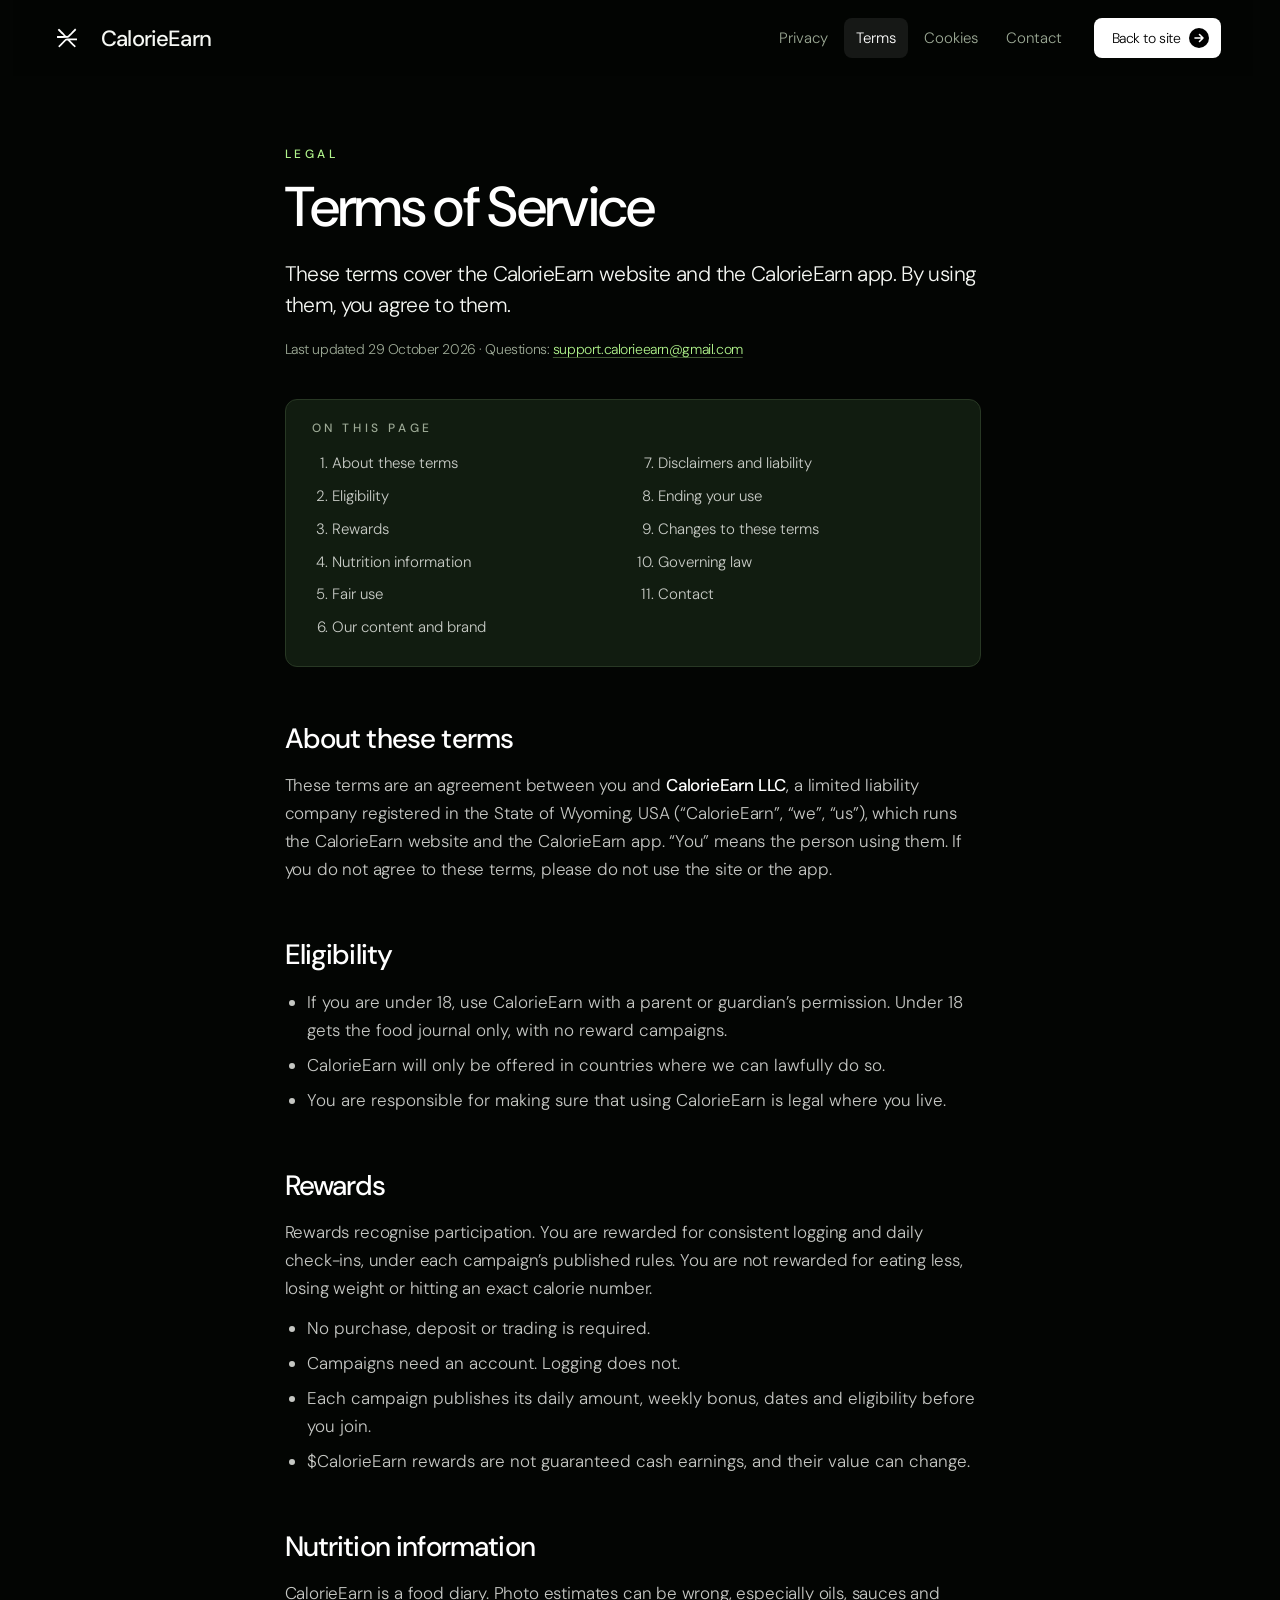
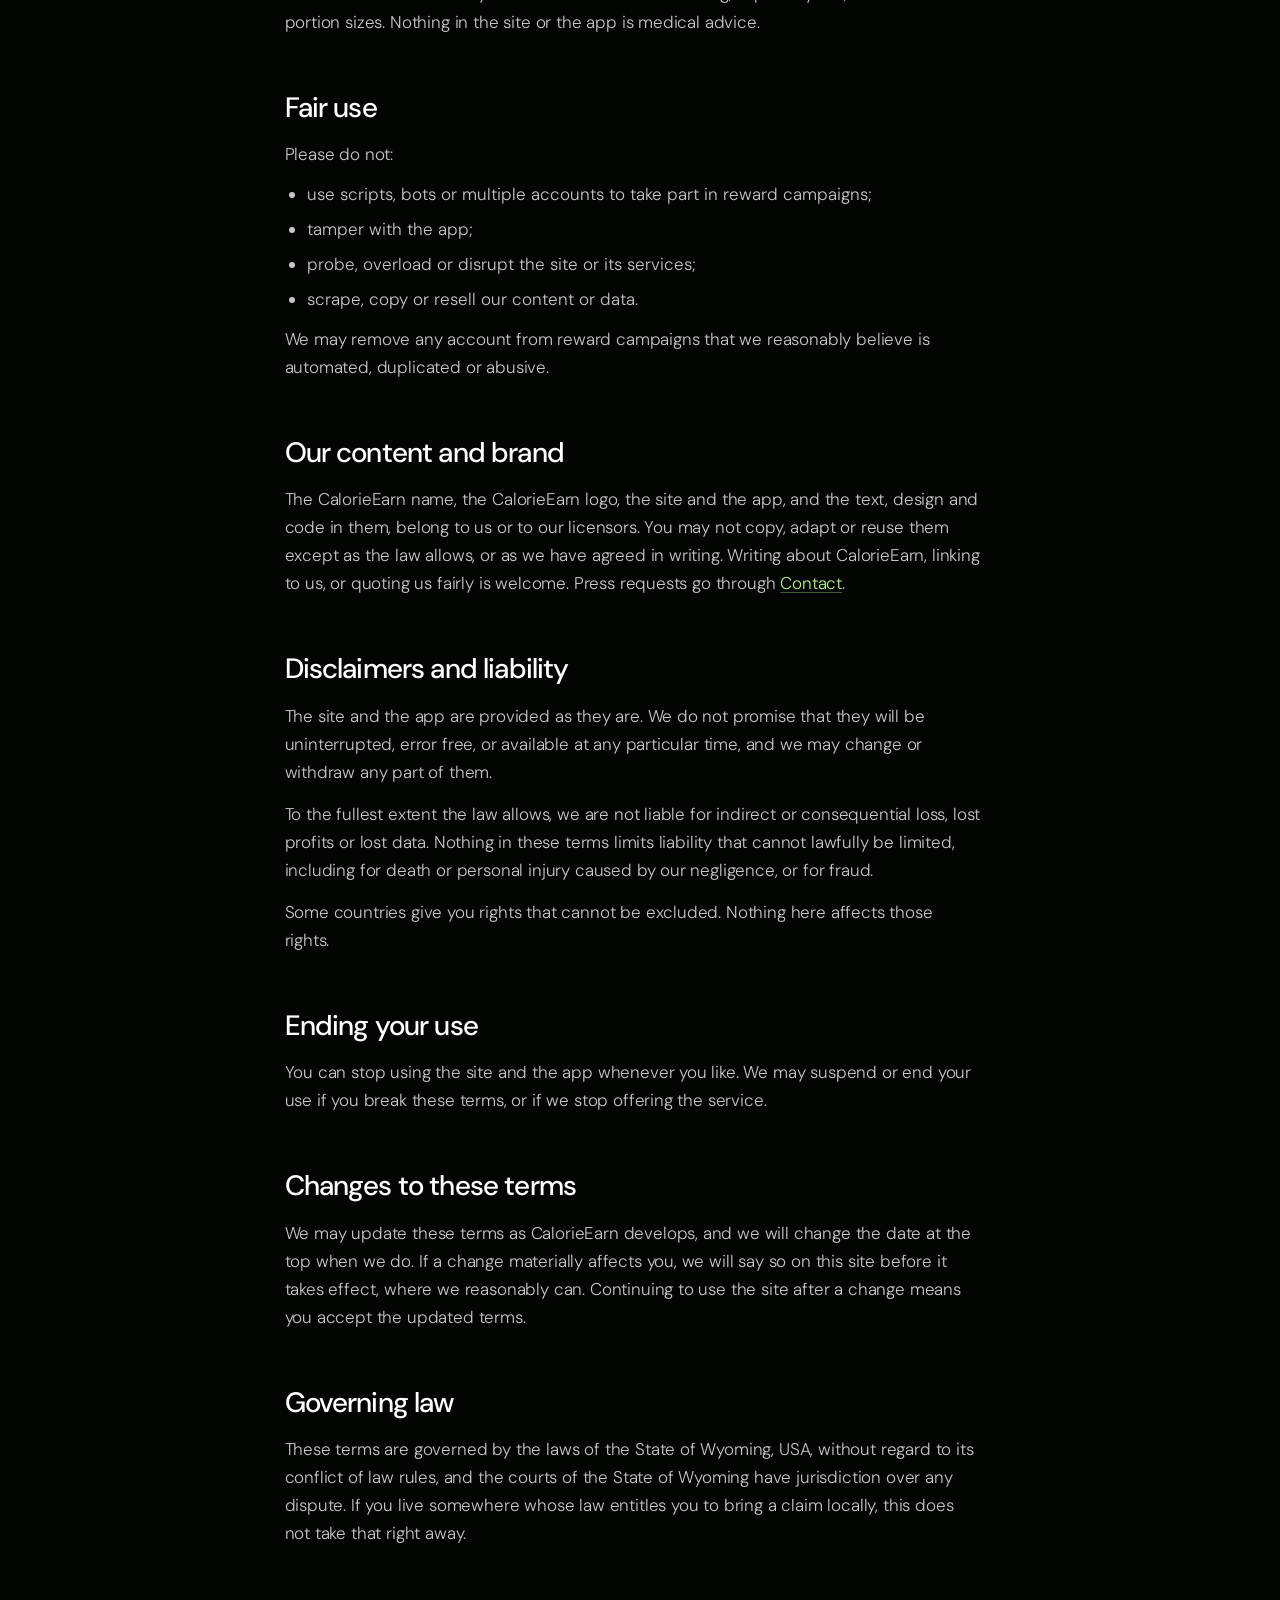
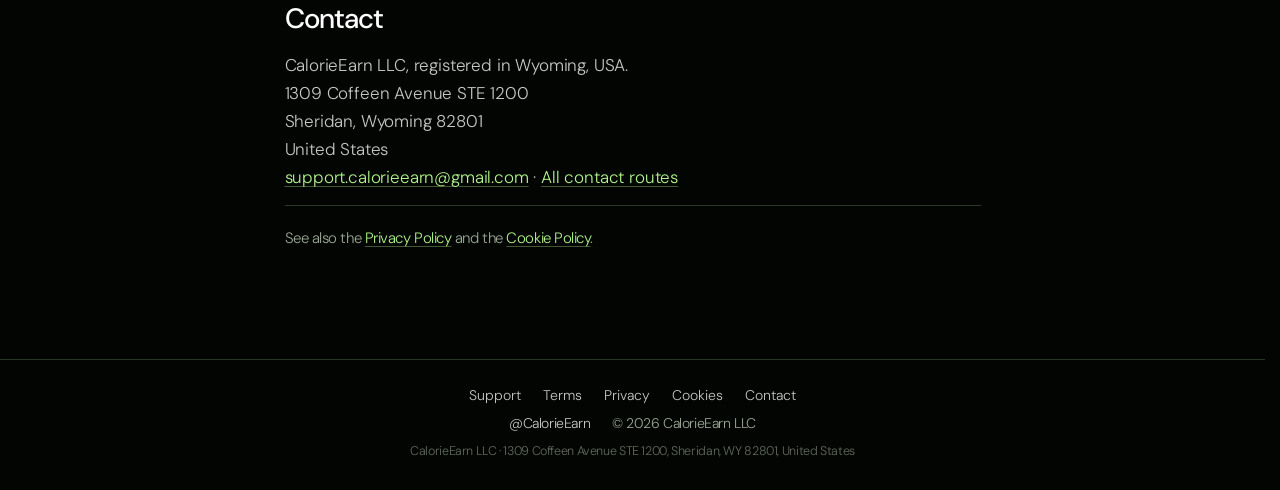
<file: terms.html>
<!doctype html>
<html lang="en">
<head>
<meta charset="utf-8">
<meta name="viewport" content="width=device-width,initial-scale=1">
<title>Terms of Service · CalorieEarn</title>
<meta name="description" content="The terms for using the CalorieEarn website and app.">
<link rel="icon" href="/assets/favicon.svg" type="image/svg+xml">
<link rel="preconnect" href="https://fonts.googleapis.com">
<link rel="preconnect" href="https://fonts.gstatic.com" crossorigin>
<link href="https://fonts.googleapis.com/css2?family=DM+Sans:wght@300;400;500;600&family=Inter:wght@400;500;600;700&display=swap" rel="stylesheet">
<link rel="stylesheet" href="/css/style.css">
<link rel="stylesheet" href="/css/legal.css">
</head>
<body class="legal">
<svg width="0" height="0" style="position:absolute" aria-hidden="true">
  <symbol id="ce-mark" viewBox="0 0 1000 1000"><path d="M830.1 102.7C790.6 142.7, 738.6 195.2, 714.6 219.4C690.7 243.6, 648.1 286.8, 620.0 315.4C538.1 398.9, 543.6 393.9, 527.4 399.7C501.5 409.0, 478.5 406.4, 456.5 391.6C449.4 386.8, 425.3 362.8, 371.7 306.9C356.3 290.8, 316.3 250.3, 259.8 193.3C220.5 153.7, 180.3 112.7, 119.1 49.8C104.2 34.5, 100.8 32.0, 97.2 33.4C95.9 33.9, 82.2 47.2, 66.6 63.1C43.2 86.9, 38.2 92.5, 38.2 95.0C38.2 98.8, 53.3 114.8, 109.4 170.4C129.7 190.5, 153.7 214.4, 162.7 223.6C171.8 232.8, 213.9 275.3, 256.4 317.9C300.5 362.2, 333.9 396.6, 334.3 398.1C335.3 401.9, 332.6 404.1, 325.8 405.2C322.6 405.7, 252.2 405.7, 169.3 405.2C86.4 404.7, 15.9 404.6, 12.6 405.1C0.6 406.6, 0.0 409.2, 0.2 456.7L0.3 489.7 3.1 492.5L5.9 495.3 263.7 494.4L521.5 493.6 528.4 491.0C532.2 489.5, 538.6 488.0, 542.6 487.6C546.5 487.2, 551.8 486.0, 554.2 484.9C599.9 464.5, 580.5 481.7, 761.1 301.3C829.7 232.7, 904.1 158.4, 926.4 136.2C961.2 101.6, 967.0 95.4, 967.0 92.6C967.0 89.1, 967.0 89.1, 926.5 47.8C911.3 32.3, 908.7 30.0, 905.6 30.0C902.4 30.0, 894.8 37.4, 830.1 102.7M489.7 530.9C486.9 531.4, 482.8 532.6, 480.6 533.6C478.3 534.5, 472.8 535.8, 468.2 536.3C463.6 536.9, 457.8 538.4, 455.4 539.6C452.9 540.8, 449.2 542.2, 447.0 542.7C444.8 543.2, 438.3 546.0, 432.4 548.9C410.3 560.1, 405.6 564.1, 350.3 618.5C321.7 646.6, 285.7 682.0, 270.3 697.1C243.6 723.4, 211.6 755.1, 109.0 856.9C63.0 902.6, 62.9 902.7, 62.9 907.3C62.9 912.0, 63.3 912.4, 89.0 938.2C115.8 965.1, 120.2 968.6, 124.9 966.8C126.3 966.2, 141.1 951.9, 157.8 935.0C174.5 918.2, 223.8 868.6, 267.3 825.0C310.9 781.4, 371.7 720.4, 402.6 689.4C433.5 658.4, 460.8 631.8, 463.3 630.4C484.6 618.0, 504.1 615.7, 524.8 623.3C530.8 625.5, 537.9 628.6, 540.5 630.1C546.1 633.4, 588.5 675.4, 660.9 749.4C689.3 778.4, 723.0 812.5, 735.8 825.1C758.6 847.7, 803.4 893.4, 826.6 917.8C873.8 967.1, 876.8 970.0, 881.5 970.0C884.5 970.0, 916.3 939.7, 931.8 921.9C943.9 908.1, 943.9 907.9, 918.5 883.9C902.1 868.4, 838.2 805.3, 830.1 796.5C822.1 787.9, 778.1 743.1, 746.8 711.8C688.8 653.6, 664.9 628.9, 663.7 625.8C661.8 620.6, 663.1 617.6, 668.0 616.3C670.8 615.5, 724.8 615.1, 831.8 615.1C933.6 615.1, 992.6 614.7, 994.4 614.0C999.7 612.0, 1000.0 609.4, 999.7 570.8C999.4 536.6, 999.3 534.7, 997.2 532.6C995.0 530.3, 993.4 530.3, 744.9 530.2C607.3 530.1, 492.5 530.4, 489.7 530.9"/></symbol>
  <symbol id="arrow" viewBox="0 0 20 20"><path d="M6 10h8m-3.5-3.5L14 10l-3.5 3.5" fill="none" stroke="currentColor" stroke-width="1.6" stroke-linecap="round" stroke-linejoin="round"/></symbol>
</svg>
<a class="skip" href="#doc">Skip to content</a>
<header class="legal-top">
  <a class="brand" href="/" aria-label="CalorieEarn home"><span class="brand-ring" aria-hidden="true"><svg class="brand-mark" viewBox="0 0 1000 1000"><use href="#ce-mark"/></svg></span><span class="brand-name">CalorieEarn</span></a>
  <nav class="legal-nav" aria-label="Legal"><a href="/privacy">Privacy</a><a href="/terms" aria-current="page">Terms</a><a href="/cookies">Cookies</a><a href="/contact">Contact</a></nav>
  <a class="btn btn-light" href="/"><span class="btn-label">Back to site</span><span class="btn-ico"><svg><use href="#arrow"/></svg><svg><use href="#arrow"/></svg></span></a>
</header>

<main class="doc" id="doc">

  <p class="eyebrow">Legal</p>
  <h1>Terms of Service</h1>

  <p class="standfirst">
    These terms cover the CalorieEarn website and the CalorieEarn app. By using them, you
    agree to them.
  </p>

  <p class="meta">
    Last updated 29 October 2026 · Questions: <a href="mailto:support.calorieearn@gmail.com">support.calorieearn@gmail.com</a>
  </p>

  <nav class="toc" aria-label="On this page">
    <h2>On this page</h2>
    <ol>
      <li><a href="#about">About these terms</a></li>
      <li><a href="#eligibility">Eligibility</a></li>
      <li><a href="#rewards">Rewards</a></li>
      <li><a href="#nutrition">Nutrition information</a></li>
      <li><a href="#fairuse">Fair use</a></li>
      <li><a href="#content">Our content and brand</a></li>
      <li><a href="#disclaimers">Disclaimers and liability</a></li>
      <li><a href="#ending">Ending your use</a></li>
      <li><a href="#changes">Changes to these terms</a></li>
      <li><a href="#law">Governing law</a></li>
      <li><a href="#contact">Contact</a></li>
    </ol>
  </nav>

  <h2 id="about">About these terms</h2>
  <p>
    These terms are an agreement between you and <strong>CalorieEarn LLC</strong>, a
    limited liability company registered in the State of Wyoming, USA
    (&ldquo;CalorieEarn&rdquo;, &ldquo;we&rdquo;, &ldquo;us&rdquo;), which runs
    the CalorieEarn website and the CalorieEarn app. &ldquo;You&rdquo; means the person using them.
    If you do not agree to these terms, please do not use the site or the app.
  </p>

  <h2 id="eligibility">Eligibility</h2>
  <ul>
    <li>If you are under 18, use CalorieEarn with a parent or guardian&rsquo;s permission. Under 18 gets the food journal only, with no reward campaigns.</li>
    <li>CalorieEarn will only be offered in countries where we can lawfully do so.</li>
    <li>You are responsible for making sure that using CalorieEarn is legal where you live.</li>
  </ul>

  <h2 id="rewards">Rewards</h2>
  <p>
    Rewards recognise participation. You are rewarded for consistent logging and daily
    check-ins, under each campaign&rsquo;s published rules. You are not rewarded for eating
    less, losing weight or hitting an exact calorie number.
  </p>
  <ul>
    <li>No purchase, deposit or trading is required.</li>
    <li>Campaigns need an account. Logging does not.</li>
    <li>Each campaign publishes its daily amount, weekly bonus, dates and eligibility before you join.</li>
    <li>$CalorieEarn rewards are not guaranteed cash earnings, and their value can change.</li>
  </ul>

  <h2 id="nutrition">Nutrition information</h2>
  <p>
    CalorieEarn is a food diary. Photo estimates can be wrong, especially oils, sauces and
    portion sizes. Nothing in the site or the app is medical advice.
  </p>

  <h2 id="fairuse">Fair use</h2>
  <p>Please do not:</p>
  <ul>
    <li>use scripts, bots or multiple accounts to take part in reward campaigns;</li>
    <li>tamper with the app;</li>
    <li>probe, overload or disrupt the site or its services;</li>
    <li>scrape, copy or resell our content or data.</li>
  </ul>
  <p>
    We may remove any account from reward campaigns that we reasonably believe is
    automated, duplicated or abusive.
  </p>

  <h2 id="content">Our content and brand</h2>
  <p>
    The CalorieEarn name, the CalorieEarn logo, the site and the app, and the text, design
    and code in them, belong to us or to our licensors. You may not copy, adapt
    or reuse them except as the law allows, or as we have agreed in writing.
    Writing about CalorieEarn, linking to us, or quoting us fairly is welcome. Press
    requests go through <a href="/contact">Contact</a>.
  </p>

  <h2 id="disclaimers">Disclaimers and liability</h2>
  <p>
    The site and the app are provided as they are. We do not promise that
    they will be uninterrupted, error free, or available at any particular time,
    and we may change or withdraw any part of them.
  </p>
  <p>
    To the fullest extent the law allows, we are not liable for indirect or
    consequential loss, lost profits or lost data. Nothing in these terms limits
    liability that cannot lawfully be limited, including for death or personal
    injury caused by our negligence, or for fraud.
  </p>
  <p>
    Some countries give you rights that cannot be excluded. Nothing here affects
    those rights.
  </p>

  <h2 id="ending">Ending your use</h2>
  <p>
    You can stop using the site and the app whenever you like. We may suspend or
    end your use if you break these terms, or if we stop offering the service.
  </p>

  <h2 id="changes">Changes to these terms</h2>
  <p>
    We may update these terms as CalorieEarn develops, and we will change the date at
    the top when we do. If a change materially affects you, we will say so on
    this site before it takes effect, where we reasonably can. Continuing to use
    the site after a change means you accept the updated terms.
  </p>

  <h2 id="law">Governing law</h2>
  <p>
    These terms are governed by the laws of the State of Wyoming, USA, without
    regard to its conflict of law rules, and the courts of the State of Wyoming
    have jurisdiction over any dispute. If you live somewhere whose law entitles
    you to bring a claim locally, this does not take that right away.
  </p>

  <h2 id="contact">Contact</h2>
  <p>
    CalorieEarn LLC, registered in Wyoming, USA.<br>
    1309 Coffeen Avenue STE 1200<br>
    Sheridan, Wyoming 82801<br>
    United States<br>
    <a href="mailto:support.calorieearn@gmail.com">support.calorieearn@gmail.com</a> &middot;
    <a href="/contact">All contact routes</a>
  </p>

  <p class="doc-foot">
    See also the <a href="/privacy">Privacy Policy</a> and the
    <a href="/cookies">Cookie Policy</a>.
  </p>

</main>

<footer class="foot legal-foot">
  <div class="wrap foot-bottom">
    <nav class="legal-links" aria-label="Legal">
      <a href="mailto:support.calorieearn@gmail.com">Support</a>
      <a href="/terms">Terms</a>
      <a href="/privacy">Privacy</a>
      <a href="/cookies">Cookies</a>
      <a href="/contact">Contact</a>
    </nav>
    <p><a href="https://x.com/CalorieEarn" target="_blank" rel="noopener">@CalorieEarn</a><span>© 2026 CalorieEarn LLC</span></p>
    <p class="legal-addr">CalorieEarn LLC · 1309 Coffeen Avenue STE 1200, Sheridan, WY 82801, United States</p>
  </div>
</footer>
</body>
</html>
</file>
<file: css/style.css>
/* ==========================================================
   CalorieEarn — landing page
   Type + buttons follow paceearn.run (DM Sans, 8px buttons)
   ========================================================== */

:root{
  --bg:#030503;
  --card:#111C10;
  --accent:#B1F58C;
  --text:#F6F8F4;
  --muted:#9CA995;
  --dim:rgba(156,169,149,.62);
  --line:#283824;
  --accent-soft:rgba(177,245,140,.14);
  --ease:cubic-bezier(.2,.8,.2,1);
  --nav-h:68px;
}

*{box-sizing:border-box;margin:0;padding:0}
/* scrollbar space is always reserved, so the page doesn't shift sideways when the intro unlocks scrolling */
html{background:var(--bg);-webkit-text-size-adjust:100%;overflow-x:clip;scrollbar-gutter:stable}
body{background:var(--bg);color:var(--text);font-family:"DM Sans",system-ui,sans-serif;font-weight:300;-webkit-font-smoothing:antialiased;overflow-x:clip}
img,svg{display:block}
a{color:inherit}
ul,ol{list-style:none}
::selection{background:var(--accent);color:var(--bg)}

.wrap{max-width:1240px;margin:0 auto;padding:0 32px}
.center{text-align:center}

/* ---------- Type (Pace scale) ---------- */
h1{font-size:80px;line-height:1;font-weight:500;letter-spacing:-.03em}
h2{font-size:48px;line-height:1.1;font-weight:500;letter-spacing:-.03em}
h3{font-size:28px;line-height:1.2;font-weight:500;letter-spacing:-.03em}
.eyebrow{font-size:12px;line-height:1;font-weight:500;letter-spacing:.3em;text-transform:uppercase;color:var(--accent);margin-bottom:20px}
.lead{font-size:20px;line-height:1.2;font-weight:300;letter-spacing:-.03em;color:var(--muted)}
p{font-size:16px;line-height:1.35;font-weight:300;letter-spacing:-.03em;color:var(--muted)}

/* ---------- Buttons (Pace shape; CalorieEarn hover: colour fills up from the bottom, arrow turns ↗) ---------- */
.btn{position:relative;display:inline-flex;align-items:center;justify-content:center;gap:8px;height:48px;padding:16px 16px 16px 24px;border-radius:8px;font:300 16px/1 "DM Sans",sans-serif;letter-spacing:-.03em;text-decoration:none;white-space:nowrap;overflow:hidden;isolation:isolate;transition:color .35s var(--ease),transform .25s var(--ease)}
.btn::after{content:"";position:absolute;inset:0;z-index:-1;transform:translateY(101%);transition:transform .5s var(--ease)}
.btn-label{position:relative}
.btn-ico{position:relative;width:20px;height:20px;border-radius:50%;flex:none;display:flex;align-items:center;justify-content:center;transition:background .35s var(--ease),color .35s var(--ease)}
.btn-ico svg{width:20px;height:20px;transition:transform .5s var(--ease)}
.btn-ico svg+svg{display:none}
.btn:hover::after{transform:translateY(0)}
.btn:hover .btn-ico svg{transform:rotate(-45deg)}
.btn:active{transform:scale(.97)}
.btn:focus-visible{outline:2px solid var(--accent);outline-offset:3px}

.btn-light{background:#fff;color:#000}
.btn-light::after{background:var(--accent)}
.btn-light .btn-ico{background:#000;color:#fff}
.btn-accent{background:var(--accent);color:var(--bg)}
.btn-accent::after{background:#fff}
.btn-accent .btn-ico{background:var(--bg);color:var(--accent)}
.btn-ghost{background:rgba(255,255,255,.1);color:#fff}
.btn-ghost::after{background:var(--accent)}
.btn-ghost:hover{color:var(--bg)}
.btn-ghost .btn-ico{color:#fff}
.btn-ghost:hover .btn-ico{background:var(--bg);color:var(--accent)}
.btn-row{display:flex;flex-wrap:wrap;gap:12px}
.btn-row.center{justify-content:center}

/* ---------- Nav: floats free at the top, morphs into a compact "island" capsule once you scroll ---------- */
.nav{position:fixed;inset:0 0 auto;z-index:50;display:flex;justify-content:center;pointer-events:none}
.nav-in{pointer-events:auto;width:100%;max-width:1240px;height:var(--nav-h);margin-top:0;padding:0 32px;display:flex;align-items:center;justify-content:space-between;gap:24px;border:1px solid transparent;border-radius:28px;background:rgba(10,18,9,0);transition:max-width .7s var(--ease),height .6s var(--ease),margin-top .6s var(--ease),padding .6s var(--ease),background-color .5s ease,border-color .5s ease}
.nav.compact .nav-in{max-width:min(1240px,calc(100% - 32px));height:58px;margin-top:12px;padding:0 10px 0 14px;background:rgba(10,18,9,.96);border-color:var(--line)}
.nav .btn{height:40px;padding:12px 12px 12px 18px;font-size:14px}
.menu{display:flex;align-items:center;gap:10px}
.links{margin-right:6px}
.links{display:flex}
.links a{position:relative;padding:12px 12px;white-space:nowrap;font-size:16px;line-height:16px;font-weight:300;letter-spacing:-.03em;color:var(--muted);text-decoration:none;transition:color .25s ease}
.links a::after{content:"";position:absolute;left:12px;right:12px;bottom:5px;height:1.5px;border-radius:1px;background:var(--accent);transform:scaleX(0);transform-origin:right;transition:transform .45s var(--ease)}
.links a:hover,.links a.active{color:#fff}
.links a:hover::after,.links a.active::after{transform:scaleX(1);transform-origin:left}
.links a:focus-visible{outline:2px solid var(--accent);outline-offset:-2px}

.brand{display:flex;align-items:center;gap:12px;font-size:22px;font-weight:500;letter-spacing:-.03em;text-decoration:none}
.brand img{width:30px;height:30px;border-radius:8px}
.brand:focus-visible{outline:2px solid var(--accent);outline-offset:4px;border-radius:8px}
/* scroll progress: a ring around the logo, like the app's calorie ring */
.brand-ring{position:relative;width:44px;height:44px;flex:none;display:flex;align-items:center;justify-content:center}
.brand-ring img{width:30px;height:30px;border-radius:50%}
/* the logo mark on its own: just the crossing-arrow lines, no tile behind them */
.brand-ring .brand-mark{position:static;width:20px;height:20px;transform:none;fill:#fff}
.nav.compact .brand-name{font-size:19px}
.brand-name{transition:font-size .5s var(--ease)}

.burger{display:none;position:relative;width:44px;height:44px;border-radius:22px;border:1px solid rgba(255,255,255,.1);background:rgba(255,255,255,.06);cursor:pointer}
.burger i{position:absolute;left:13px;width:18px;height:1.5px;background:#fff;border-radius:2px;transition:transform .4s var(--ease),top .4s var(--ease)}
.burger i:first-child{top:17px}
.burger i:last-child{top:25px}
.nav.open .burger i:first-child{top:21px;transform:rotate(45deg)}
.nav.open .burger i:last-child{top:21px;transform:rotate(-45deg)}
.burger:focus-visible{outline:2px solid var(--accent);outline-offset:3px}
.sheet{display:none}

/* Contract address: short in the pill, full address in a drop-down on hover, copies on click */
.ca{position:relative;flex:none;display:inline-flex;align-items:center;gap:9px;height:40px;padding:0 13px 0 5px;border-radius:20px;border:1px solid rgba(177,245,140,.22);background:rgba(177,245,140,.06);color:var(--text);font:400 14px/1 "DM Sans",sans-serif;letter-spacing:-.01em;font-variant-numeric:tabular-nums;cursor:pointer;transition:border-color .3s ease,background-color .3s ease,color .3s ease}
.ca-tag{height:30px;padding:0 10px;border-radius:15px;display:flex;align-items:center;background:var(--accent);color:var(--bg);font-size:11px;font-weight:600;letter-spacing:.12em;transition:background-color .3s ease,color .3s ease}
.ca-v{min-width:5.2em;color:var(--muted);transition:color .3s ease}
.ca-ico{position:relative;width:16px;height:16px;color:var(--muted)}
.ca-ico svg{position:absolute;inset:0;width:16px;height:16px;transition:transform .4s var(--ease),opacity .25s ease}
.ca .i-tick{opacity:0;transform:scale(.3) rotate(-30deg)}
.ca:hover{border-color:rgba(177,245,140,.6);background:rgba(177,245,140,.1)}
.ca:hover .ca-v{color:var(--text)}
.ca:focus-visible{outline:2px solid var(--accent);outline-offset:3px}
.ca.copied{background:var(--accent);border-color:var(--accent)}
.ca.copied .ca-tag{background:var(--bg);color:var(--accent)}
.ca.copied .ca-v,.ca.copied .ca-ico{color:var(--bg)}
.ca.copied .i-copy{opacity:0;transform:scale(.3)}
.hero-ca{margin-top:14px;max-width:100%}
.ca.copied .i-tick{opacity:1;transform:none}
.sheet-row{display:flex;align-items:center;gap:10px;margin-top:16px}
.foot-icons{display:flex;gap:10px}

.icon-btn{position:relative;display:inline-flex;align-items:center;justify-content:center;width:40px;height:40px;border-radius:50%;background:rgba(255,255,255,.1);color:#fff;overflow:hidden;transition:background .25s ease,transform .35s var(--ease)}
.icon-btn svg{width:18px;height:18px;transition:transform .45s var(--ease)}
.icon-btn:hover{background:rgba(255,255,255,.18);transform:translateY(-2px)}
.icon-btn:hover svg{transform:scale(1.18) rotate(-8deg)}
.icon-btn:focus-visible{outline:2px solid var(--accent);outline-offset:3px}

/* The 3D phone's canvas: fixed over the page, fades in once the model is loaded */
/* sized to a box around the phone and moved with it by js/phone3d.js (translate) */
.stage{position:fixed;left:0;top:0;z-index:2;pointer-events:none;opacity:0;transform:scale(.96);transition:opacity 1.2s ease,transform 1.4s var(--ease)}
.stage.is-in{opacity:1;transform:none}
main,.foot{position:relative;z-index:1}

/* ==========================================================
   HERO
   ========================================================== */
/* no overflow clip: the hero's light continues past its bottom edge and fades out into How it works */
.hero{position:relative;min-height:100vh;min-height:100svh;display:flex;align-items:center;padding:calc(var(--nav-h) + 40px) 0 80px}
.hero>.wrap{position:relative;z-index:1}
.hero-in{width:100%}
.hero .col{max-width:640px}
.hero h1{margin:24px 0 28px}
.hero .lead{max-width:30em;margin-bottom:40px}

/* ==========================================================
   SECTIONS — text on one side, the phone flies on the other
   ========================================================== */
.sec{position:relative;padding:260px 0}
.col{max-width:540px}
.col.right{margin-left:auto}
.col h2{margin-bottom:24px}
.col .lead+.lead{margin-top:18px}
.col .lead+.ticks,.col h2+.ticks{margin-top:32px}

/* How it works: pinned while scrolling walks the four steps */
.how{position:relative;height:500vh}
.how-pin{position:sticky;top:0;height:100vh;height:100svh;display:flex;align-items:center;padding-top:var(--nav-h)}
.how-pin>.wrap{width:100%}
.how .col{max-width:640px}
.loop{position:relative;margin-top:44px}
.loop-line{position:absolute;left:21px;width:2px;top:var(--lt,22px);height:var(--lh,0px);border-radius:2px;background:var(--line)}
.loop-line i{position:absolute;inset:0;border-radius:2px;background:var(--accent);transform-origin:top;transform:scaleY(var(--fill,0))}
.loop li{position:relative;display:grid;grid-template-columns:44px 1fr;gap:22px;align-items:start;padding:14px 0}
.loop .n{position:relative;z-index:1;width:44px;height:44px;border-radius:50%;background:var(--bg);border:1px solid var(--line);display:flex;align-items:center;justify-content:center;font-size:16px;font-weight:500;color:var(--dim);transition:background .45s ease,border-color .45s ease,color .45s ease,transform .5s var(--ease)}
.loop h3{font-size:28px;line-height:44px;color:rgba(246,248,244,.32);transition:color .45s ease}
.loop .d{display:grid;grid-template-rows:0fr;transition:grid-template-rows .55s var(--ease)}
.loop .d>p{overflow:hidden;font-size:18px;opacity:0;transform:translateY(-6px);transition:opacity .35s ease,transform .5s var(--ease)}
.loop li.done .n{border-color:var(--accent);color:var(--accent)}
.loop li.done h3{color:rgba(246,248,244,.55)}
.loop li.on .n{background:var(--accent);border-color:var(--accent);color:var(--bg);transform:scale(1.12)}
.loop li.on h3{color:var(--text)}
.loop li.on .d{grid-template-rows:1fr}
.loop li.on .d>p{opacity:1;transform:none;transition-delay:.08s}

.ticks{display:flex;flex-direction:column;gap:14px}
.ticks li{position:relative;padding-left:30px;font-size:18px;line-height:1.35;letter-spacing:-.03em;color:var(--text)}
.ticks li::before{content:"";position:absolute;left:0;top:.62em;width:16px;height:2px;border-radius:1px;background:var(--accent)}

.fine{margin-top:28px;font-size:14px;color:var(--dim)}

.final{padding-bottom:200px}
.final-spot{height:min(52vh,520px);margin:0 auto 48px}
.m-spot{display:none}
.final h2{font-size:64px;line-height:1.02;max-width:14em;margin:28px auto 22px}
.final .lead{max-width:32em;margin:0 auto 40px}


/* ==========================================================
   VISUALS: cards, compare (flat: solid fills + 1px borders, no glows or shadows)
   (all animation is transform/opacity only, so it stays on the compositor)
   ========================================================== */
.hero h1 .g{color:var(--accent)}


/* small cards with an icon */
.minis{display:grid;gap:12px;margin-top:36px}
.minis.three{grid-template-columns:repeat(3,1fr)}
.minis.two{grid-template-columns:repeat(2,1fr)}
.mini{position:relative;display:flex;flex-direction:column;gap:16px;padding:20px;border-radius:18px;background:var(--card);border:1px solid var(--line);transition:border-color .35s ease,background-color .35s ease}
.mini.row{flex-direction:row;align-items:center;gap:16px}
.mini b{font-size:17px;line-height:1.25;font-weight:500;letter-spacing:-.02em;color:var(--text)}
.mini small{display:block;margin-top:4px;font-size:14px;line-height:1.35;color:var(--muted);letter-spacing:-.01em}
.mi{flex:none;width:42px;height:42px;border-radius:12px;display:flex;align-items:center;justify-content:center;background:var(--accent-soft);color:var(--accent);transition:transform .5s var(--ease),background-color .35s ease,color .35s ease}
.mi svg{width:21px;height:21px}
.mini:hover{border-color:rgba(177,245,140,.4)}
.mini:hover .mi{transform:scale(1.08) rotate(-6deg);background:var(--accent);color:var(--bg)}

/* rewarded for / not for */
.compare{display:grid;grid-template-columns:1fr 1fr;gap:12px;margin:32px 0 30px}
.cmp{padding:20px 22px;border-radius:18px;border:1px solid var(--line);background:var(--card)}
.cmp.yes{border-color:rgba(177,245,140,.45)}
.cmp-h{display:block;margin-bottom:14px;font-size:12px;font-weight:500;letter-spacing:.24em;text-transform:uppercase;color:var(--muted)}
.cmp.yes .cmp-h{color:var(--accent)}
.cmp li{position:relative;padding:7px 0 7px 26px;font-size:16px;line-height:1.3;letter-spacing:-.02em;color:var(--text)}
.cmp li::before{content:"";position:absolute;left:0;top:9px;width:16px;height:16px;border-radius:50%;background:var(--accent) url("data:image/svg+xml,%3Csvg xmlns='http://www.w3.org/2000/svg' viewBox='0 0 20 20'%3E%3Cpath d='m6 10.5 2.6 2.6L14 7.6' fill='none' stroke='%23030503' stroke-width='2.2' stroke-linecap='round' stroke-linejoin='round'/%3E%3C/svg%3E") center/16px no-repeat}
.cmp.no li{color:var(--muted);text-decoration:line-through;text-decoration-color:rgba(156,169,149,.45)}
.cmp.no li::before{background:rgba(255,255,255,.07) url("data:image/svg+xml,%3Csvg xmlns='http://www.w3.org/2000/svg' viewBox='0 0 20 20'%3E%3Cpath d='M7 7l6 6M13 7l-6 6' fill='none' stroke='%239CA995' stroke-width='1.8' stroke-linecap='round'/%3E%3C/svg%3E") center/16px no-repeat}

.minis.stack{grid-template-columns:1fr;margin-top:32px}

/* ---------- App cards: pieces of the real app's screens, in the site's flat card style ---------- */
.ui{margin-top:36px;padding:22px;border-radius:22px;background:var(--card);border:1px solid var(--line);font-family:Inter,"DM Sans",sans-serif;font-weight:400;letter-spacing:-.01em;opacity:0;transform:translateY(18px);transition:opacity .8s ease,transform .9s var(--ease)}
.ui.in{opacity:1;transform:none}
.ui+.minis,.ui+.ticks{margin-top:14px}
.ui+.ticks{margin-top:32px}
.ui b{font-weight:600;color:var(--text)}
.ui small{display:block;font-size:13px;line-height:1.35;color:var(--muted)}
.ui-head{margin-bottom:18px}
.ui-head b{display:block;font-size:20px;letter-spacing:-.02em}
.ui-head small{margin-top:3px}
.ui-head.row{display:flex;align-items:center;gap:14px}
/* Add food */
.ui-search{display:flex;gap:8px}
.ui-field{flex:1;min-width:0;display:flex;align-items:center;gap:10px;height:44px;padding:0 16px;border-radius:22px;background:rgba(255,255,255,.06);font-size:14px;color:var(--dim);white-space:nowrap;overflow:hidden}
.ui-field svg{flex:none;width:18px;height:18px;color:var(--muted)}
.ui-ib{flex:none;width:44px;height:44px;border-radius:50%;background:rgba(255,255,255,.06);display:flex;align-items:center;justify-content:center;color:var(--accent)}
.ui-ib svg{width:20px;height:20px}
.ui-chips{display:flex;gap:6px;margin:12px 0 16px}
.ui-chips span{padding:9px 15px;border-radius:18px;background:rgba(255,255,255,.06);font-size:13px;font-weight:600;color:var(--text)}
.ui-chips .on{background:var(--accent);color:var(--bg)}
.ui-portion{display:flex;align-items:center;flex-wrap:wrap;gap:12px;padding:14px 16px;border-radius:16px;background:rgba(0,0,0,.28);border:1px solid var(--line)}
.ui-food{flex:1;min-width:110px}
.ui-food b{font-size:15px}
.ui-step{display:flex;align-items:center;gap:6px}
.ui-step span{width:32px;height:32px;border-radius:50%;display:flex;align-items:center;justify-content:center;background:rgba(177,245,140,.12);color:var(--accent);font-size:18px}
.ui-step output{min-width:62px;text-align:center;font-size:24px;font-weight:700;color:var(--text);font-variant-numeric:tabular-nums}
.ui-units{display:flex;gap:4px}
.ui-units span{width:32px;height:32px;border-radius:50%;display:flex;align-items:center;justify-content:center;font-size:13px;font-weight:600;color:var(--muted);background:rgba(255,255,255,.05)}
.ui-units .on{background:var(--accent);color:var(--bg)}
.ui-btn{position:relative;display:flex;align-items:center;justify-content:center;height:46px;margin-top:14px;border-radius:23px;background:var(--accent);color:var(--bg);font-size:15px;font-weight:600;transition:background-color .5s ease,color .5s ease,opacity .6s ease,transform .7s var(--ease)}
/* This portion + week */
.ui-macros{display:grid;grid-template-columns:repeat(4,1fr);gap:8px}
.ui-macros div{padding:14px 12px;border-radius:14px;background:rgba(0,0,0,.28);border:1px solid var(--line)}
.ui-macros b{display:block;font-size:24px;font-weight:700;font-variant-numeric:tabular-nums}
.ui-macros small{margin-top:4px;font-size:12px}
.ui-week{margin-top:18px}
.ui-week-h{display:flex;align-items:baseline;justify-content:space-between;gap:12px;margin-bottom:10px}
.ui-week-h b{font-size:14px}
.ui-tiles{display:grid;grid-template-columns:repeat(7,1fr);gap:6px}
.ui-tiles i{height:34px;border-radius:9px;background:rgba(255,255,255,.06);transition:background-color .4s ease}
.ui.in .ui-tiles .on{background:var(--accent)}
.ui-tiles i{transform:scaleY(.6);opacity:.6;transition:background-color .4s ease,transform .6s var(--ease),opacity .4s ease}
.ui.in .ui-tiles i{transform:none;opacity:1}
.ui-tiles i:nth-child(1){transition-delay:0.85s}.ui-tiles i:nth-child(2){transition-delay:0.95s}.ui-tiles i:nth-child(3){transition-delay:1.05s}.ui-tiles i:nth-child(4){transition-delay:1.15s}.ui-tiles i:nth-child(5){transition-delay:1.25s}.ui-tiles i:nth-child(6){transition-delay:1.35s}.ui-tiles i:nth-child(7){transition-delay:1.45s}
/* Daily check-in: Sunday checks itself in a moment after the card arrives */
.ui-ring{flex:none;width:44px;height:44px;border-radius:50%;border:2px solid var(--line);display:flex;align-items:center;justify-content:center;color:var(--bg);transition:background-color .4s ease,border-color .4s ease}
.ui-ring svg{width:24px;height:24px;opacity:0;transform:scale(.4);transition:opacity .3s ease,transform .5s var(--ease)}
.ui-days{display:grid;grid-template-columns:repeat(7,1fr);gap:6px;text-align:center}
.ui-days span{display:flex;flex-direction:column;align-items:center;gap:8px;font-size:12px;font-weight:600;color:var(--muted)}
.ui-days span::after{content:"";width:36px;height:36px;border-radius:50%;background:rgba(255,255,255,.05) url("data:image/svg+xml,%3Csvg xmlns='http://www.w3.org/2000/svg' viewBox='0 0 20 20'%3E%3Cpath d='m6 10.5 2.6 2.6L14 7.6' fill='none' stroke='%23030503' stroke-width='2.2' stroke-linecap='round' stroke-linejoin='round'/%3E%3C/svg%3E") center/0 no-repeat;border:2px solid transparent;box-sizing:border-box;transform:scale(.85);transition:background-color .35s ease,background-size .45s var(--ease),border-color .4s ease,transform .5s var(--ease)}
.ui.in .ui-days span::after{transform:none}
.ui.in .ui-days .done::after{background-color:var(--accent);background-size:20px}
.ui-days span:nth-child(1)::after{transition-delay:0.45s}.ui-days span:nth-child(2)::after{transition-delay:0.6s}.ui-days span:nth-child(3)::after{transition-delay:0.7s}.ui-days span:nth-child(4)::after{transition-delay:0.8s}.ui-days span:nth-child(5)::after{transition-delay:0.95s}.ui-days span:nth-child(6)::after{transition-delay:1.05s}.ui-days span:nth-child(7)::after{transition-delay:1.1s}
.ui-days .today{color:var(--text)}
.ui-days .today::after{border-color:var(--accent)}
.ui-note{margin-top:16px;padding:10px 14px;border-radius:14px;background:rgba(255,255,255,.05);font-size:13px;color:var(--muted)}
.ui-btn em{font-style:normal}
.ui-btn em+em{display:none}
.ui.checked .ui-btn{background:rgba(177,245,140,.14);color:var(--accent)}
.ui.checked .ui-btn em{display:none}
.ui.checked .ui-btn em+em{display:inline}
.ui.checked .ui-days .today::after{background-color:var(--accent);background-size:20px;transition-delay:0s;animation:ui-pop .5s var(--ease)}
.ui.checked .ui-ring{background:var(--accent);border-color:var(--accent);animation:ui-pop .5s var(--ease) .15s}
.ui.checked .ui-ring svg{opacity:1;transform:none}
/* list rows (campaign rules, settings) */
.ui-rows{display:flex;flex-direction:column}
.ui-row{display:flex;align-items:center;gap:14px;padding:14px 0;border-top:1px solid var(--line)}
.ui-row:first-child{border-top:0;padding-top:0}
.ui-row:last-child{padding-bottom:0}
.ui-row>div{flex:1;min-width:0}
.ui-row b{font-size:15px}
.ui-row small{margin-top:3px}
.ui-ic{flex:none;align-self:flex-start;width:40px;height:40px;border-radius:50%;background:rgba(255,255,255,.06);display:flex;align-items:center;justify-content:center;color:var(--accent)}
.ui-ic svg{width:20px;height:20px}
.ui-row.danger .ui-ic,.ui-row.danger b{color:#f0a28c}
.ui-chev{flex:none;width:18px;height:18px;color:var(--dim)}
.ui-toggle{position:relative;flex:none;width:50px;height:30px;border-radius:15px;background:rgba(255,255,255,.14);transition:background-color .35s ease}
.ui-toggle::after{content:"";position:absolute;top:3px;left:3px;width:24px;height:24px;border-radius:50%;background:#fff;transition:transform .45s var(--ease)}
.ui-toggle.on{background:var(--accent)}
.ui-toggle.on::after{transform:translateX(20px)}

/* ---------- App card animations (played once, when a card comes into view; main.js runs the timed steps) ---------- */
.ui>:not(.ui-portion){opacity:0;transform:translateY(10px);transition:opacity .6s ease,transform .7s var(--ease)}
.ui.in>:not(.ui-portion){opacity:1;transform:none}
.ui>:nth-child(2){transition-delay:.1s}.ui>:nth-child(3){transition-delay:.18s}.ui>:nth-child(4){transition-delay:.26s}.ui>:nth-child(5){transition-delay:.34s}
/* Add food: the search types itself, the food appears, the portion counts up, the button is pressed */
.ui-ph{transition:opacity .2s ease}
.ui-typed{color:var(--text)}
.ui.typing .ui-ph,.ui.found .ui-ph{display:none}
.ui.typing .ui-typed::after{content:"";display:inline-block;width:1.5px;height:17px;margin-left:2px;vertical-align:-3px;background:var(--accent);animation:ui-caret .9s steps(1) infinite}
.ui-portion{opacity:0;transform:translateY(10px) scale(.98);transition:opacity .5s ease,transform .6s var(--ease)}
.ui.found .ui-portion{opacity:1;transform:none}
.ui>.ui-btn{transition:background-color .5s ease,color .5s ease,opacity .6s ease,transform .7s var(--ease)}
.ui.checked .ui-btn{transition-delay:0s}
.ui.bump .ui-step span:last-child{animation:ui-pop .4s var(--ease)}
.ui.added .ui-btn{animation:ui-press .5s var(--ease)}
/* This portion: the boxes pop in one by one */
.ui-macros div{opacity:0;transform:translateY(10px) scale(.96);transition:opacity .5s ease,transform .6s var(--ease)}
.ui.in .ui-macros div{opacity:1;transform:none}
.ui-macros div:nth-child(1){transition-delay:.2s}.ui-macros div:nth-child(2){transition-delay:.3s}.ui-macros div:nth-child(3){transition-delay:.4s}.ui-macros div:nth-child(4){transition-delay:.5s}
/* rows slide in one by one, their icons pop */
.ui-row{opacity:0;transform:translateX(-12px);transition:opacity .5s ease,transform .6s var(--ease)}
.ui.in .ui-row{opacity:1;transform:none}
.ui-ic{transform:scale(.5);transition:transform .6s var(--ease)}
.ui.in .ui-ic{transform:none}
.ui-row:nth-child(1),.ui-row:nth-child(1) .ui-ic{transition-delay:.25s}.ui-row:nth-child(2),.ui-row:nth-child(2) .ui-ic{transition-delay:.37s}.ui-row:nth-child(3),.ui-row:nth-child(3) .ui-ic{transition-delay:.49s}.ui-row:nth-child(4),.ui-row:nth-child(4) .ui-ic{transition-delay:.61s}
@keyframes ui-caret{50%{opacity:0}}
@keyframes ui-pop{0%{transform:scale(1)}40%{transform:scale(1.18)}100%{transform:scale(1)}}
@keyframes ui-press{0%{transform:scale(1)}35%{transform:scale(.96)}100%{transform:scale(1)}}
/* FAQ: questions rise in one by one; answers slide open (height animated in main.js) */
.faq details{opacity:0;transform:translateY(14px);transition:opacity .6s ease,transform .7s var(--ease)}
.faq.in details{opacity:1;transform:none}
.faq details:nth-child(2){transition-delay:0.05s}.faq details:nth-child(3){transition-delay:0.10s}.faq details:nth-child(4){transition-delay:0.15s}.faq details:nth-child(5){transition-delay:0.20s}.faq details:nth-child(6){transition-delay:0.25s}.faq details:nth-child(7){transition-delay:0.30s}.faq details:nth-child(8){transition-delay:0.35s}.faq details:nth-child(9){transition-delay:0.40s}.faq details:nth-child(10){transition-delay:0.45s}
.faq-a{overflow:hidden}

/* ---------- Inside the app: bento of app cards ---------- */
.bento-head{max-width:640px;margin-bottom:48px}
.bento{display:grid;grid-template-columns:repeat(3,1fr);gap:16px}
.bc{display:flex;flex-direction:column;padding:28px;border-radius:24px;background:var(--card);border:1px solid var(--line);opacity:0;transform:translateY(22px);transition:opacity .7s ease,transform .8s var(--ease),border-color .35s ease}
.bento.in .bc{opacity:1;transform:none}
.bc:nth-child(2){transition-delay:.1s}.bc:nth-child(3){transition-delay:.2s}.bc:nth-child(4){transition-delay:.3s}.bc:nth-child(5){transition-delay:.4s}
.bc:hover{border-color:rgba(177,245,140,.4)}
.bc-big{grid-column:span 2;display:grid;grid-template-columns:1fr 1.1fr;gap:32px;align-items:center}
.bc h3{font-size:24px;margin-bottom:10px}
.bc p{font-size:16px}
.bc-ui{margin-top:auto;padding-top:24px;font-family:Inter,"DM Sans",sans-serif;font-weight:400;letter-spacing:-.01em}
.bc-big .bc-ui{margin:0;padding:22px;border-radius:18px;background:rgba(0,0,0,.28);border:1px solid var(--line)}
.bc .ui-row b{font-weight:600;color:var(--text);font-size:15px}
.bc .ui-row small{display:block;font-size:13px;line-height:1.35;color:var(--muted)}
.bento.in .ui-row{opacity:1;transform:none}
.bento.in .ui-ic{transform:none}
.bc .ui-chips{margin:0}
.bc .ui-chips span{opacity:.5;transition:opacity .4s ease}
.bento.in .bc .ui-chips .on{opacity:1;animation:ui-pop .5s var(--ease) .9s}
.bento.in .bc .ui-chips span{opacity:1}
/* barcode: frame with a sweeping line, number field */
.scan-frame{position:relative;height:96px;border:2px solid var(--accent);border-radius:16px;overflow:hidden;background:repeating-linear-gradient(90deg,rgba(255,255,255,.12) 0 3px,transparent 3px 7px,rgba(255,255,255,.12) 7px 8px,transparent 8px 13px) center/70% 56% no-repeat}
.scan-frame i{position:absolute;left:8%;right:8%;top:0;height:2px;background:var(--accent);animation:scan 2.4s ease-in-out infinite alternate}
@keyframes scan{to{transform:translateY(92px)}}
.scan-in{display:flex;align-items:center;gap:8px;margin-top:12px}
.scan-in span{flex:1;height:40px;padding:0 14px;display:flex;align-items:center;border-radius:20px;background:rgba(255,255,255,.06);font-size:13px;color:var(--dim)}
.scan-in b{height:40px;padding:0 16px;display:flex;align-items:center;border-radius:20px;background:rgba(177,245,140,.16);color:var(--accent);font-size:13px;font-weight:600}
/* history: a month of days */
.bc-cal{display:grid;grid-template-columns:repeat(7,1fr);gap:6px}
.bc-cal i{aspect-ratio:1;border-radius:50%;background:rgba(255,255,255,.05);transform:scale(.6);transition:transform .5s var(--ease),background-color .4s ease}
.bento.in .bc-cal i{transform:none}
.bento.in .bc-cal .l{background:rgba(177,245,140,.3)}
.bento.in .bc-cal .c{background:var(--accent)}
.bc-cal i:nth-child(1){transition-delay:0.325s}.bc-cal i:nth-child(2){transition-delay:0.350s}.bc-cal i:nth-child(3){transition-delay:0.375s}.bc-cal i:nth-child(4){transition-delay:0.400s}.bc-cal i:nth-child(5){transition-delay:0.425s}.bc-cal i:nth-child(6){transition-delay:0.450s}.bc-cal i:nth-child(7){transition-delay:0.475s}.bc-cal i:nth-child(8){transition-delay:0.500s}.bc-cal i:nth-child(9){transition-delay:0.525s}.bc-cal i:nth-child(10){transition-delay:0.550s}.bc-cal i:nth-child(11){transition-delay:0.575s}.bc-cal i:nth-child(12){transition-delay:0.600s}.bc-cal i:nth-child(13){transition-delay:0.625s}.bc-cal i:nth-child(14){transition-delay:0.650s}.bc-cal i:nth-child(15){transition-delay:0.675s}.bc-cal i:nth-child(16){transition-delay:0.700s}.bc-cal i:nth-child(17){transition-delay:0.725s}.bc-cal i:nth-child(18){transition-delay:0.750s}.bc-cal i:nth-child(19){transition-delay:0.775s}.bc-cal i:nth-child(20){transition-delay:0.800s}.bc-cal i:nth-child(21){transition-delay:0.825s}.bc-cal i:nth-child(22){transition-delay:0.850s}.bc-cal i:nth-child(23){transition-delay:0.875s}.bc-cal i:nth-child(24){transition-delay:0.900s}.bc-cal i:nth-child(25){transition-delay:0.925s}.bc-cal i:nth-child(26){transition-delay:0.950s}.bc-cal i:nth-child(27){transition-delay:0.975s}.bc-cal i:nth-child(28){transition-delay:1.000s}
.bc-cal .today{box-shadow:inset 0 0 0 2px var(--accent)}
.bc-legend{display:flex;gap:16px;margin-top:12px;font:400 12px Inter,sans-serif;color:var(--muted)}
.bc-legend span{display:flex;align-items:center;gap:6px}
.bc-legend i{width:8px;height:8px;border-radius:50%;background:rgba(177,245,140,.3)}
.bc-legend i.c{background:var(--accent)}
/* weekly recap rows */
.bc-recap{display:flex;flex-direction:column;gap:8px}
.bc-recap div{display:flex;justify-content:space-between;gap:12px;padding:12px 14px;border-radius:12px;background:rgba(0,0,0,.28);border:1px solid var(--line);font-size:13px;opacity:0;transform:translateX(-10px);transition:opacity .5s ease,transform .6s var(--ease)}
.bento.in .bc-recap div{opacity:1;transform:none}
.bc-recap div:nth-child(2){transition-delay:.12s}.bc-recap div:nth-child(3){transition-delay:.24s}
.bc-recap b{font-weight:600;color:var(--text)}
.bc-recap span{color:var(--accent)}

/* ---------- Statement: one big paragraph that fills letter by letter ---------- */
.note .wrap{max-width:1100px}
.lead.statement{font-size:48px;line-height:1.15;font-weight:300;letter-spacing:-.04em;color:#fff}

/* ---------- FAQ ---------- */
.faq{margin-top:36px;border-top:1px solid var(--line)}
.faq details{border-bottom:1px solid var(--line)}
.faq summary{list-style:none;cursor:pointer;display:flex;align-items:center;justify-content:space-between;gap:20px;padding:22px 0;font-size:20px;line-height:1.25;font-weight:400;letter-spacing:-.03em;color:var(--text);transition:color .25s ease}
.faq summary::-webkit-details-marker{display:none}
.faq summary::after{content:"";flex:none;width:30px;height:30px;border-radius:50%;background:rgba(255,255,255,.08) url("data:image/svg+xml,%3Csvg xmlns='http://www.w3.org/2000/svg' viewBox='0 0 20 20'%3E%3Cpath d='M10 5v10M5 10h10' fill='none' stroke='%23F6F8F4' stroke-width='1.6' stroke-linecap='round'/%3E%3C/svg%3E") center/18px no-repeat;transition:transform .4s var(--ease),background-color .3s ease}
.faq summary:hover{color:var(--accent)}
.faq details[open] summary::after{transform:rotate(45deg);background-color:rgba(177,245,140,.18)}
.faq summary:focus-visible{outline:2px solid var(--accent);outline-offset:4px;border-radius:4px}
.faq details p{padding:0 50px 24px 0;font-size:17px;line-height:1.45}

/* ---------- Text motion (Coldly's, without the blur) ---------- */
/* headings: words come in one after another */
.words-in .w{display:inline-block;opacity:0;transform:translateY(.25em);transition:opacity 1.1s var(--ease),transform 1.1s var(--ease);transition-delay:calc(var(--i) * 70ms)}
.words-in.in .w{opacity:1;transform:none}
/* section paragraphs: letters fill in as you scroll */
.fill .fw{display:inline-block;white-space:nowrap}
.fill .ch{opacity:var(--o,.2)}
/* key words: a green highlight sweeps in underneath */
.hl{font-style:normal;background:linear-gradient(transparent 62%,rgba(177,245,140,.28) 62%,rgba(177,245,140,.28) 92%,transparent 92%) no-repeat 0 0/0% 100%;transition:background-size 1.1s var(--ease) .9s}
.in .hl{background-size:100% 100%}


/* ---------- Background: tone shift per section + big faint line drawings ---------- */
/* a deep green layer whose opacity follows the scroll (set in main.js); body stays transparent so it shows */
body{background:transparent}
.bg-tone{position:fixed;inset:0;z-index:0;pointer-events:none;background:#081709;opacity:0;will-change:opacity}
/* each section's drawing sits on the phone's side, behind it, and drifts slowly (transform set in main.js) */
.sec>.wrap{position:relative;z-index:1}
.bg-art{position:absolute;z-index:0;top:50%;width:min(68vh,640px);height:auto;margin-top:calc(min(68vh,640px) / -2);color:rgba(177,245,140,.085);pointer-events:none;will-change:transform}
.bg-art.left{left:max(2vw,calc(50% - 620px))}
.bg-art.right{right:max(2vw,calc(50% - 620px))}


/* ---------- Intro: logo ring fills while the phone loads ---------- */
.intro{position:fixed;inset:0;z-index:100;display:flex;align-items:center;justify-content:center;background:var(--bg);transition:opacity .8s ease,visibility 0s linear .8s}
.intro.done{opacity:0;visibility:hidden}
.intro-ring{position:relative;width:120px;height:120px;display:flex;align-items:center;justify-content:center}
.intro-ring svg{position:absolute;inset:0;width:120px;height:120px;transform:rotate(-90deg)}
.intro-ring circle{fill:none;stroke-width:2.5}
.intro-ring .ring-track{stroke:rgba(255,255,255,.12)}
.intro-fill{stroke:#fff;stroke-linecap:round;stroke-dasharray:351.86;stroke-dashoffset:351.86}
.intro-ring img{width:72px;height:72px;border-radius:50%}
.intro-ring .intro-mark{position:static;width:64px;height:64px;transform:none;fill:#fff}
html.intro-on,html.intro-on body{overflow:hidden}

/* ---------- Final: the actions you can actually take right now ---------- */
.final-actions{display:flex;justify-content:center;flex-wrap:wrap;gap:12px}
.btn-big{height:56px;padding:18px 18px 18px 22px;font-size:18px;gap:10px}
.btn-brand{width:18px;height:18px;flex:none}
.btn .btn-brand{position:relative}
.nav .nav-dl{padding:12px 16px 12px 14px;gap:7px}
.nav .nav-dl .btn-brand{width:16px;height:16px}
.final-ca{display:flex;flex-direction:column;align-items:center;gap:12px;margin-top:40px}
.final-ca-label{font-size:12px;font-weight:500;letter-spacing:.3em;text-transform:uppercase;color:var(--dim)}
.ca-big{height:52px;padding:0 18px 0 7px;border-radius:26px;font-size:16px}
.ca-big .ca-tag{height:38px;padding:0 13px;border-radius:19px;font-size:12px}
.ca-big .ca-v{min-width:0}

/* ==========================================================
   FOOTER
   ========================================================== */
.foot{border-top:1px solid var(--line);padding:110px 0 0;overflow:hidden}
.foot-hero{display:flex;align-items:center;gap:44px;margin-bottom:96px}
.foot-logo-wrap{position:relative;flex:none}
.foot-logo{position:relative;display:block;width:150px;height:150px;fill:#fff}
.foot-tag{font-size:56px;line-height:1.02;font-weight:500;letter-spacing:-.035em;color:var(--text)}
.foot-tag span{color:var(--accent)}
.foot-top{display:grid;grid-template-columns:1.6fr 1fr 1fr;gap:48px}
.foot-brand{display:flex;flex-direction:column;align-items:flex-start;gap:20px}
.foot-brand p{max-width:26em;font-size:16px}
.foot-col{display:flex;flex-direction:column;gap:14px}
.foot-col h4{font-size:12px;line-height:1;font-weight:500;letter-spacing:.3em;text-transform:uppercase;color:var(--dim);margin-bottom:8px}
.foot-col a,.to-top{position:relative;align-self:flex-start;font-size:16px;letter-spacing:-.03em;color:var(--muted);text-decoration:none;transition:color .25s ease}
.foot-col a::after,.to-top::after{content:"";position:absolute;left:0;right:0;bottom:-3px;height:1px;background:currentColor;transform:scaleX(0);transform-origin:right;transition:transform .45s var(--ease)}
.foot-col a:hover,.to-top:hover{color:#fff}
.foot-col a:hover::after,.to-top:hover::after{transform:scaleX(1);transform-origin:left}
.foot-col a:focus-visible,.to-top:focus-visible{outline:2px solid var(--accent);outline-offset:3px}
.foot-note{margin-top:72px;padding-top:28px;padding-right:max(0px,calc(100% - 52em));border-top:1px solid var(--line);font-size:13px;color:var(--dim)}
.foot-credit{margin-top:12px;font-size:12px;color:var(--dim)}
.foot-credit a{color:inherit;text-decoration:underline;text-decoration-color:rgba(156,169,149,.35);text-underline-offset:2px;transition:color .25s ease}
.foot-credit a:hover{color:var(--text)}
.foot-bottom{display:flex;flex-direction:column;align-items:center;gap:10px;margin-top:72px;padding-top:28px;border-top:1px solid var(--line);padding-bottom:48px;font-size:14px;color:var(--muted);text-align:center}
.foot-bottom p,.legal-links{display:flex;flex-wrap:wrap;justify-content:center;gap:6px 22px;font-size:14px;color:var(--muted)}
.foot-bottom a{color:rgba(246,248,244,.8);text-decoration:none;transition:color .25s ease}
.foot-bottom a:hover{color:#fff}
.foot-bottom p.legal-addr{font-size:12.5px;color:var(--dim)}
.to-top{font-size:14px}
.to-top span{display:inline-block;transition:transform .35s var(--ease)}
.to-top:hover span{transform:translateY(-3px)}

/* ==========================================================
   Responsive
   ========================================================== */
@media (max-width:1100px){
  h1{font-size:64px}
  .links a{padding:12px 8px}
  .links a::after{left:8px;right:8px}
  .menu{gap:8px}
  .nav .btn{padding:12px 10px 12px 14px}
}
@media (max-width:900px){
  .menu{display:none}
  .burger{display:block}
  .sheet{display:flex;flex-direction:column;gap:4px;position:fixed;left:0;right:0;top:var(--nav-h);padding:12px 16px 24px;background:rgba(3,5,3,.97);backdrop-filter:blur(14px);-webkit-backdrop-filter:blur(14px);border-bottom:1px solid var(--line);clip-path:inset(0 0 100% 0);visibility:hidden;transition:clip-path .55s var(--ease),visibility 0s linear .55s}
  .nav.open .sheet{clip-path:inset(0 0 0 0);visibility:visible;transition:clip-path .55s var(--ease)}
  .nav.open{background:rgba(3,5,3,.97)}
  .sheet a:not(.btn){padding:14px 0;font-size:28px;font-weight:500;letter-spacing:-.03em;text-decoration:none;border-bottom:1px solid var(--line);opacity:0;transform:translateY(-8px);transition:opacity .4s ease,transform .5s var(--ease)}
  .nav.open .sheet a:not(.btn){opacity:1;transform:none}
  .sheet a:nth-child(2){transition-delay:.04s}.sheet a:nth-child(3){transition-delay:.08s}.sheet a:nth-child(4){transition-delay:.12s}.sheet a:nth-child(5){transition-delay:.16s}
  .sheet .btn{margin-top:18px;align-self:flex-start;height:48px;padding:16px 16px 16px 24px;font-size:16px}
  .wrap{padding:0 16px}
  h1{font-size:44px}
  h2{font-size:36px}
  h3{font-size:24px}
  .lead{font-size:17px;line-height:1.3}
  .sec{padding:160px 0}
  .col.right{margin-left:0}
  .final h2{font-size:40px}
  .ticks li{font-size:16px}
  .foot{padding-top:64px}
  .foot-top{grid-template-columns:1fr 1fr;gap:40px 24px}
  .foot-brand{grid-column:1/-1}
  .foot-note{margin-top:48px}
  .nav-in{padding:0 16px}
  .nav.compact .nav-in{width:calc(100% - 20px);padding:0 6px 0 8px}
  .foot-hero{flex-direction:column;align-items:flex-start;gap:28px;margin-bottom:64px}
  .foot-logo{width:104px;height:104px}
  .foot-tag{font-size:38px}
  .final-actions{flex-direction:column;align-items:stretch;max-width:340px;margin:0 auto}
  .ca-big{max-width:100%;font-size:13px}
  .ca-big .ca-v,.hero-ca .ca-v{overflow:hidden;text-overflow:ellipsis;white-space:nowrap}
  .hero-ca .ca-v{min-width:0}
  .bg-art{width:86vw;margin-top:-43vw;left:7vw!important;right:auto!important;color:rgba(177,245,140,.06)}
  .minis.three{grid-template-columns:1fr 1fr 1fr;gap:8px}
  .minis.three .mini{padding:14px;gap:12px}
  .minis.three .mini b{font-size:14px}
  .compare{grid-template-columns:1fr}
  .bento{grid-template-columns:1fr}
  .bc-big{grid-column:auto;grid-template-columns:1fr;gap:20px}
  .bc{padding:22px}
  .lead.statement{font-size:30px}
  .bento-head{margin-bottom:32px}
  .ui{padding:18px;border-radius:20px}
  .ui-macros{gap:6px}
  .ui-macros div{padding:12px 8px}
  .ui-macros b{font-size:18px}
  .ui-macros small{font-size:11px}
  .ui-days span::after{width:32px;height:32px}
  .faq summary{font-size:17px;padding:18px 0}
  .faq details p{padding-right:0;font-size:15px}
  /* the 3D phone gets its own slot in each section instead of flying over the text (js/phone3d.js) */
  .m-spot{display:block;height:min(60svh,500px);margin:8px 0 40px}
  .hero{align-items:flex-start;padding-top:calc(var(--nav-h) + 28px)}
  .hero h1{margin:20px 0 0}
  .hero .m-spot{height:min(52svh,440px);margin:20px 0 28px}
  .how-pin{align-items:stretch;padding-bottom:20px}
  .how-pin>.wrap,.how .col{display:flex;flex-direction:column;height:100%}
  .how .eyebrow{margin-top:20px}
  .how .m-spot{flex:1 1 0;min-height:0;height:auto;margin:16px 0 4px}
  .loop{margin-top:0}
  .loop li{grid-template-columns:36px 1fr;gap:16px;padding:7px 0}
  .loop .n{width:36px;height:36px;font-size:14px}
  .loop h3{font-size:22px;line-height:36px}
  .loop .d>p{font-size:15px;line-height:1.35}
  .loop-line{left:17px}
}
/* short phones (SE size): give How it works' phone a bit more room */
@media (max-width:900px) and (max-height:720px){
  .how .eyebrow{display:none}
  .how h2{font-size:30px;margin-top:12px}
}

@media (prefers-reduced-motion:reduce){
  .ui,.ui>*,.ui-portion,.ui-macros div,.ui-row,.ui-ic,.ui-tiles i,.faq details{opacity:1!important;transform:none!important}
  .intro{display:none}
  .words-in .w{opacity:1;transform:none}
  .hl{background-size:100% 100%}

  *,*::before,*::after{animation-duration:.01ms !important;animation-iteration-count:1 !important;transition-duration:.01ms !important;transition-delay:0s !important}
}
</file>
<file: css/legal.css>
/* Legal pages (terms, privacy, cookies, contact): one readable column in the site's type and colours */
body.legal{--soft:rgba(246,248,244,.8)}
.skip{position:absolute;left:-9999px;top:8px;padding:8px 12px;border-radius:8px;background:#fff;color:#000;z-index:60}
.skip:focus{left:12px}
.legal-top{position:sticky;top:0;z-index:50;display:flex;align-items:center;gap:20px;max-width:1240px;margin:0 auto;padding:16px 32px;background:rgba(3,5,3,.9)}
.legal-nav{display:flex;gap:4px;margin-left:auto}
.legal-nav a{padding:10px 12px;border-radius:8px;font-size:15px;color:var(--muted);text-decoration:none;transition:color .25s ease,background-color .25s ease}
.legal-nav a:hover{color:#fff}
.legal-nav a[aria-current]{color:#fff;background:rgba(255,255,255,.08)}
.legal-top .btn{height:40px;padding:12px 12px 12px 18px;font-size:14px}
.doc{max-width:760px;margin:0 auto;padding:72px 32px 110px;font-size:17px;line-height:1.65;color:var(--soft)}
.doc p:not([class]){font-size:17px;line-height:1.65;letter-spacing:-.01em;color:var(--soft)}
.doc .eyebrow{margin-bottom:18px}
.doc h1{font-size:56px;line-height:1.05;margin-bottom:22px;color:#fff}
.standfirst{font-size:21px;line-height:1.5;color:var(--text);margin-bottom:18px}
.meta{font-size:14px;color:var(--muted);margin-bottom:40px}
.doc a{color:var(--accent);text-decoration:underline;text-decoration-color:rgba(177,245,140,.35);text-underline-offset:3px}
.doc a:hover{text-decoration-color:var(--accent)}
.toc{padding:22px 26px;border-radius:12px;background:var(--card);border:1px solid var(--line);margin-bottom:56px}
.doc .toc h2{font-size:12px;font-weight:500;letter-spacing:.3em;text-transform:uppercase;color:var(--muted);margin:0 0 12px}
.toc ol{list-style:decimal;padding-left:20px;columns:2;column-gap:30px;font-size:15px}
.doc .toc li{margin:0;padding:4px 0;break-inside:avoid}
.doc .toc a{color:var(--soft);text-decoration:none}
.doc .toc a:hover{color:#fff}
.doc h2{font-size:28px;line-height:1.15;color:#fff;margin:56px 0 16px;scroll-margin-top:90px}
.doc h3{font-size:19px;color:#fff;margin-bottom:6px}
.doc p+p{margin-top:14px}
.doc ul{list-style:disc;padding-left:22px;margin:12px 0}
.doc li{margin:7px 0}
.doc strong{color:#fff;font-weight:500}
.callout{padding:20px 24px;border-radius:12px;background:var(--accent-soft);border:1px solid rgba(177,245,140,.35)}
.table-wrap{overflow-x:auto;margin:16px 0;border-radius:12px;border:1px solid var(--line)}
.doc table{width:100%;border-collapse:collapse;font-size:15px}
.doc th,.doc td{padding:12px 16px;text-align:left;vertical-align:top;border-bottom:1px solid var(--line)}
.doc tr:last-child th,.doc tr:last-child td{border-bottom:0}
.doc th{color:var(--muted);font-weight:500;white-space:nowrap}
.doc thead th{color:#fff}
.doc-foot{margin-top:56px;padding-top:22px;border-top:1px solid var(--line);font-size:15px;color:var(--muted)}
.inbox{padding:26px 28px;border-radius:12px;background:var(--card);border:1px solid var(--line);margin:8px 0 28px}
.doc .inbox .address{display:inline-block;font-size:26px;font-weight:500;color:#fff;text-decoration:none;margin-bottom:12px;word-break:break-all}
.inbox .entity{font-size:15px;line-height:1.55;color:var(--muted)}
.inbox .entity+.entity{margin-top:12px}
.routes{display:grid;grid-template-columns:1fr 1fr;gap:14px;margin:22px 0 10px}
.route{display:flex;flex-direction:column;gap:6px;padding:22px;border-radius:12px;background:var(--card);border:1px solid var(--line);font-size:15px}
.doc .route p{flex:1;margin-bottom:12px;font-size:15px;line-height:1.55}
.doc .route .btn{align-self:flex-start;height:40px;padding:12px 12px 12px 18px;font-size:14px;color:#000;text-decoration:none}
.foot.legal-foot{padding:0}
.legal-foot .foot-bottom{margin:0 auto;padding:26px 32px 30px;border-top:0}
@media (max-width:700px){
  .legal-top{padding:12px 16px;gap:10px;flex-wrap:wrap}
  .legal-nav{order:3;width:100%;margin:0;overflow-x:auto}
  .legal-top .btn{margin-left:auto}
  .doc{padding:44px 16px 80px;font-size:16px}
  .doc p:not([class]){font-size:16px}
  .doc h1{font-size:40px}
  .standfirst{font-size:18px}
  .toc ol{columns:1}
  .routes{grid-template-columns:1fr}
  .legal-foot .foot-bottom{padding:22px 16px 26px}
}
</file>
